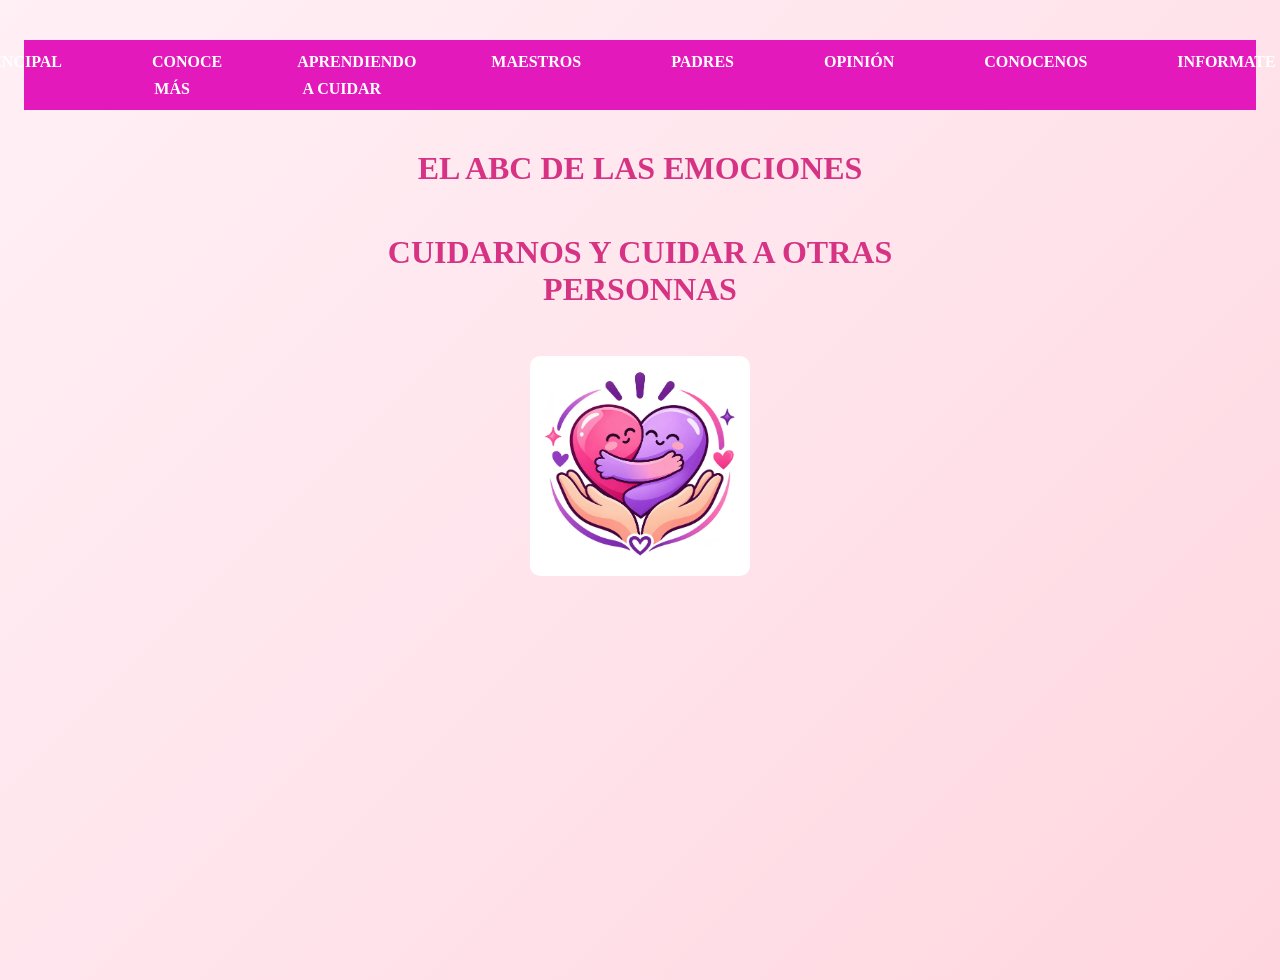
<file: index.html>
<!DOCTYPE html>
<html lang="en">
<head>
    <meta charset="UTF-8">
    <meta name="viewport" content="width=device-width, initial-scale=1.0">
    <title>abc de las emociones</title>
<link rel="stylesheet" href="css/estilos.css">
    <center>
        <div class="navbar">
            <ul>
              <li><a href="index.html">PRINCIPAL</a><li></li>
                <li><a href="descripcion.html">CONOCE MÁS </a><li></li>
                <li><a href="adolescentes.html">APRENDIENDO A CUIDAR </a><li></li>
                <li><a href="maestros.html">MAESTROS</a><li></li>
                <li><a href="padres.html">PADRES</a><li></li>
                <li><a href="form.html">OPINIÓN </a><li></li>
                <li><a href="creadores.html">CONOCENOS</a><li></li>
                <li><a href="informativa.html">INFORMATE</a><li></li>
            </ul>
        </div><br>
    </center>
</head>
<body>
    <center>
        <div class="contenedor">
        <header class="cabecera">
            <h1>EL ABC DE LAS EMOCIONES</h1><BR>
            <h1>CUIDARNOS Y CUIDAR A OTRAS PERSONNAS</h1>
        </header>
        <div class="galeria"><img src="img/logo.jpeg" class="estilo1"></div><br><br>
</center>
</body>
</html>
</file>
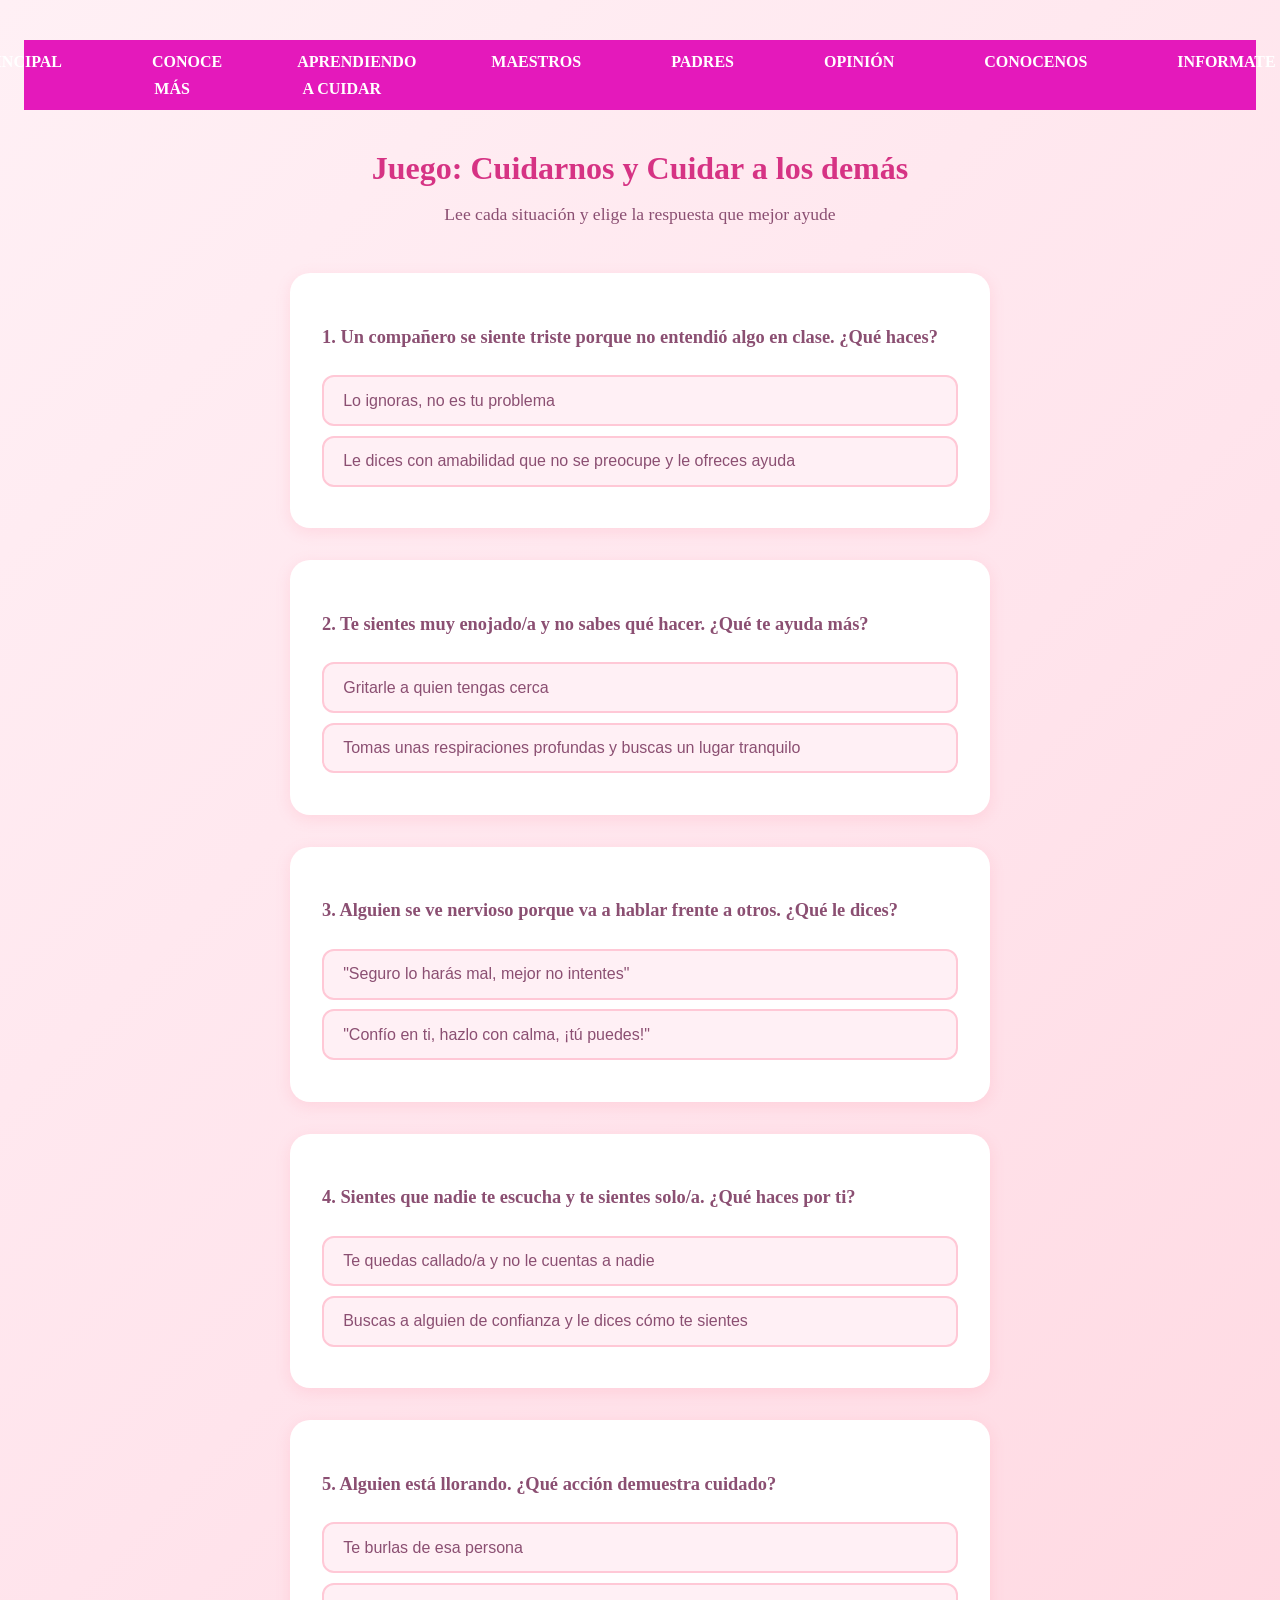
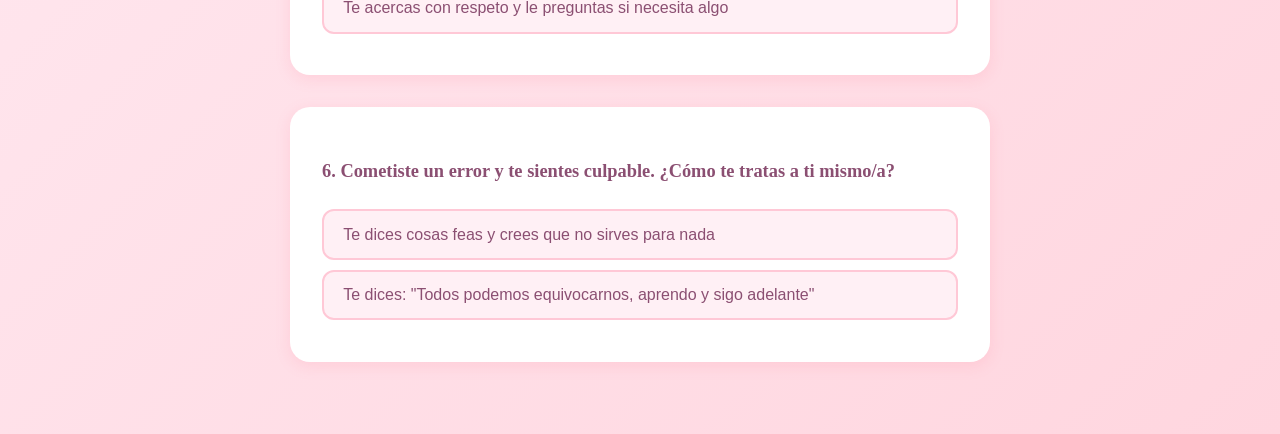
<file: adolescentes.html>
<!DOCTYPE html>
<html lang="es">
<head>
    <meta charset="UTF-8">
    <meta name="viewport" content="width=device-width, initial-scale=1.0">
    <title>abc de las emociones</title>
<link rel="stylesheet" href="css/estilos.css">
    <center>
        <div class="navbar">
            <ul>
              <li><a href="index.html">PRINCIPAL</a><li></li>
                <li><a href="descripcion.html">CONOCE MÁS </a><li></li>
                <li><a href="adolescentes.html">APRENDIENDO A CUIDAR </a><li></li>
                <li><a href="maestros.html">MAESTROS</a><li></li>
                <li><a href="padres.html">PADRES</a><li></li>
                <li><a href="form.html">OPINIÓN </a><li></li>
                <li><a href="creadores.html">CONOCENOS</a><li></li>
                <li><a href="informativa.html">INFORMATE</a><li></li>
            </ul>
        </div><br>
    </center>
</head>
<body>

    <div class="contenedor">
        <header>
            <h1> Juego: Cuidarnos y Cuidar a los demás</h1>
            <p>Lee cada situación y elige la respuesta que mejor ayude </p>
        </header>
        <div class="pregunta" id="p1">
            <h3>1. Un compañero se siente triste porque no entendió algo en clase. ¿Qué haces?</h3>
            <button class="opcion" data-respuesta="incorrecta"> Lo ignoras, no es tu problema</button>
            <button class="opcion" data-respuesta="correcta"> Le dices con amabilidad que no se preocupe y le ofreces ayuda</button>
            <div class="mensaje" id="msg1"></div>
        </div>
        <div class="pregunta" id="p2">
            <h3>2. Te sientes muy enojado/a y no sabes qué hacer. ¿Qué te ayuda más?</h3>
            <button class="opcion" data-respuesta="incorrecta">Gritarle a quien tengas cerca</button>
            <button class="opcion" data-respuesta="correcta"> Tomas unas respiraciones profundas y buscas un lugar tranquilo</button>
            <div class="mensaje" id="msg2"></div>
        </div>
        <div class="pregunta" id="p3">
            <h3>3. Alguien se ve nervioso porque va a hablar frente a otros. ¿Qué le dices?</h3>
            <button class="opcion" data-respuesta="incorrecta"> "Seguro lo harás mal, mejor no intentes"</button>
            <button class="opcion" data-respuesta="correcta">"Confío en ti, hazlo con calma, ¡tú puedes!"</button>
            <div class="mensaje" id="msg3"></div>
        </div>
        <div class="pregunta" id="p4">
            <h3>4. Sientes que nadie te escucha y te sientes solo/a. ¿Qué haces por ti?</h3>
            <button class="opcion" data-respuesta="incorrecta"> Te quedas callado/a y no le cuentas a nadie</button>
            <button class="opcion" data-respuesta="correcta"> Buscas a alguien de confianza y le dices cómo te sientes</button>
            <div class="mensaje" id="msg4"></div>
        </div>
        <div class="pregunta" id="p5">
            <h3>5. Alguien está llorando. ¿Qué acción demuestra cuidado?</h3>
            <button class="opcion" data-respuesta="incorrecta"> Te burlas de esa persona</button>
            <button class="opcion" data-respuesta="correcta"> Te acercas con respeto y le preguntas si necesita algo</button>
            <div class="mensaje" id="msg5"></div>
        </div>
        <div class="pregunta" id="p6">
            <h3>6. Cometiste un error y te sientes culpable. ¿Cómo te tratas a ti mismo/a?</h3>
            <button class="opcion" data-respuesta="incorrecta"> Te dices cosas feas y crees que no sirves para nada</button>
            <button class="opcion" data-respuesta="correcta"> Te dices: "Todos podemos equivocarnos, aprendo y sigo adelante"</button>
            <div class="mensaje" id="msg6"></div>
        </div>
    </div>

    <script>
        document.querySelectorAll('.pregunta').forEach(function(pregunta) {
            const opciones = pregunta.querySelectorAll('.opcion');
            const mensaje = pregunta.querySelector('.mensaje');

            opciones.forEach(function(boton) {
                boton.addEventListener('click', function() {
                    // Desactivar todos los botones de esta pregunta
                    opciones.forEach(b => {
                        b.classList.add('seleccionada');
                        b.style.pointerEvents = 'none';
                    });

                    // Marcar el seleccionado
                    const respuesta = this.getAttribute('data-respuesta');
                    this.classList.add(respuesta);

                    if (respuesta === 'correcta') {
                        mensaje.className = 'mensaje feliz';
                        mensaje.innerHTML = '<span class="emoji">😊</span> ¡Muy bien! Cuidas con respeto y cariño 💗';
                    } else {
                        mensaje.className = 'mensaje triste';
                        mensaje.innerHTML = '<span class="emoji">😔</span> No te preocupes, ¡también podemos aprender! Intenta con la otra opción 💗';
                    }
                });
            });
        });
    </script>

</body>
</html>
</file>
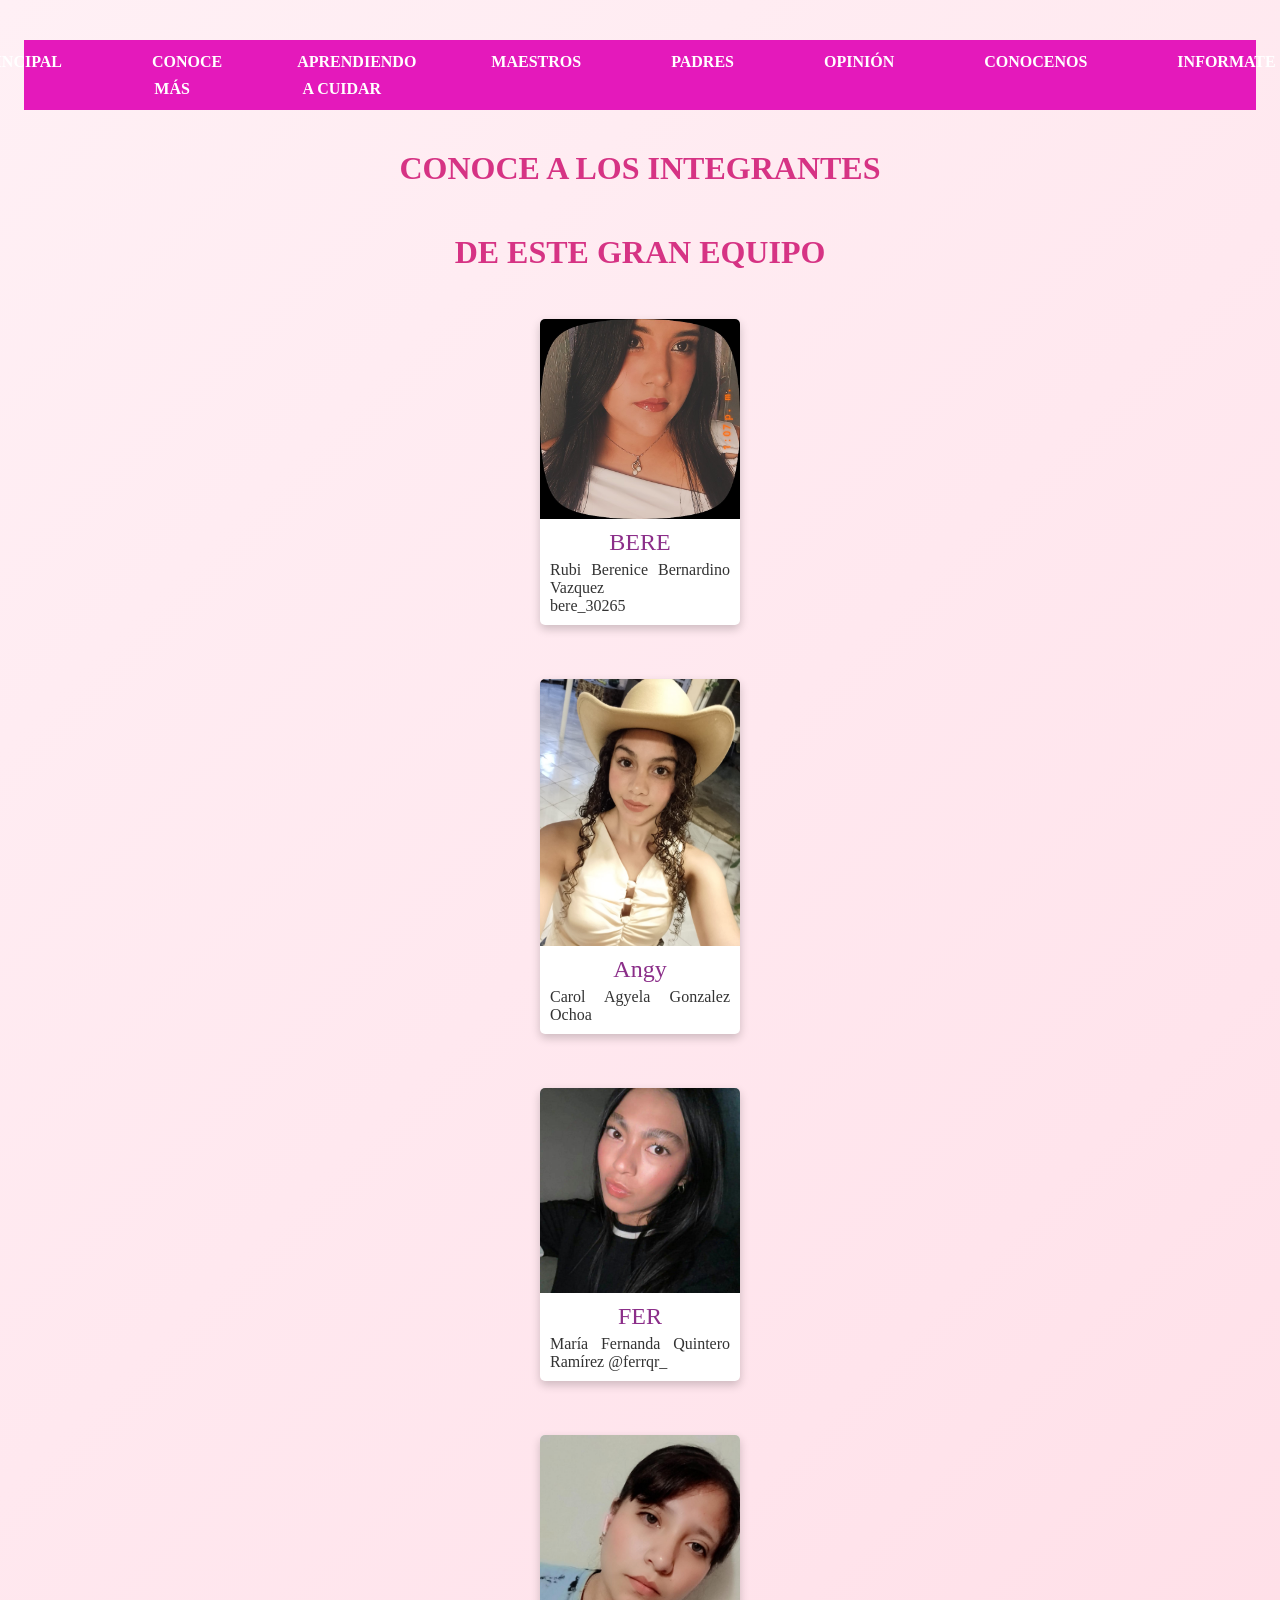
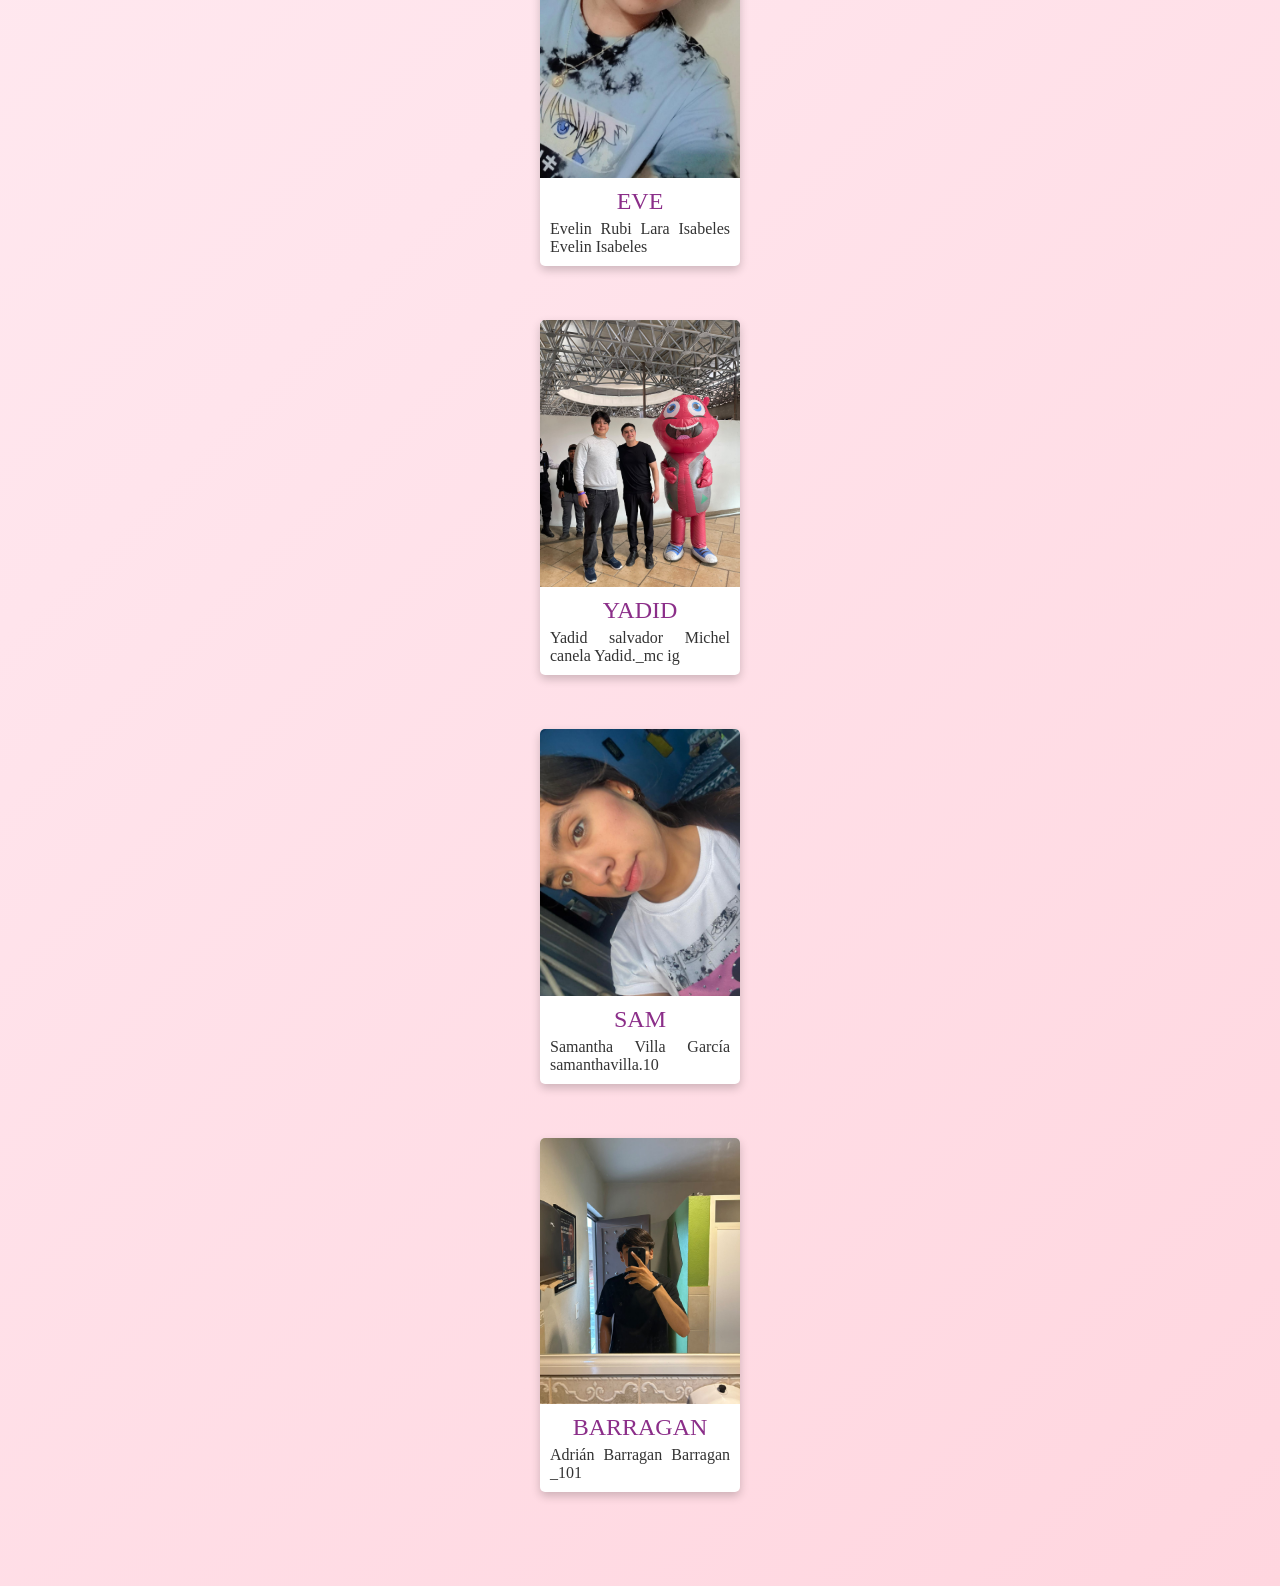
<file: creadores.html>
<!DOCTYPE html>
<html lang="en">
<head>
    <meta charset="UTF-8">
    <meta name="viewport" content="width=device-width, initial-scale=1.0">
    <title>abc de las emociones</title>
<link rel="stylesheet" href="css/estilos.css">
    <center>
        <div class="navbar">
            <ul>
              <li><a href="index.html">PRINCIPAL</a><li></li>
                <li><a href="descripcion.html">CONOCE MÁS </a><li></li>
                <li><a href="adolescentes.html">APRENDIENDO A CUIDAR </a><li></li>
                <li><a href="maestros.html">MAESTROS</a><li></li>
                <li><a href="padres.html">PADRES</a><li></li>
                <li><a href="form.html">OPINIÓN </a><li></li>
                <li><a href="creadores.html">CONOCENOS</a><li></li>
                <li><a href="informativa.html">INFORMATE</a><li></li>
            </ul>
        </div><br>
    </center>
</head>
<body>
    <div class="contenedor">
        <header class="cabecera">
            <h1>CONOCE A LOS INTEGRANTES </h1><BR>
            <h1>DE ESTE GRAN EQUIPO</h1>
        </header>
        <div class="card">
    <img src="img/bere.jpeg" width="100px" height="100px">
    <div class="card-content">
      <div class="card-title">BERE</div>
      <div class="card-description">
       Rubi Berenice Bernardino Vazquez<br>
       bere_30265
      </div>
    </div>
  </div>
  <br><br><br>
  <div class="card">
    <img src="img/carol.jpeg" width="100px" height="100px">
    <div class="card-content">
      <div class="card-title">Angy</div>
      <div class="card-description">
       Carol Agyela Gonzalez Ochoa
      </div>
    </div>
  </div>
  <br><br><br>
  <div class="card">
    <img src="img/fer.jpeg" width="100px" height="100px">
    <div class="card-content">
      <div class="card-title">FER</div>
      <div class="card-description">
        María Fernanda Quintero Ramírez
        @ferrqr_
      </div>
    </div>
  </div>
  <br><br><br>
  <div class="card">
    <img src="img/eve.jpeg" width="100px" height="100px">
    <div class="card-content">
      <div class="card-title">EVE</div>
      <div class="card-description">
        Evelin Rubi Lara Isabeles 
        Evelin Isabeles
      </div>
    </div>
  </div>
  <br><br><br>
  <div class="card">
    <img src="img/yadid.jpeg" width="100px" height="100px">
    <div class="card-content">
      <div class="card-title"> YADID</div>
      <div class="card-description">
        Yadid salvador Michel canela 
        Yadid._mc ig
      </div>
    </div>
  </div>
  <br><br><br>
  <div class="card">
    <img src="img/sam.jpeg" width="100px" height="100px">
    <div class="card-content">
      <div class="card-title">SAM</div>
      <div class="card-description">
        Samantha Villa García 
        samanthavilla.10
      </div>
    </div>
  </div>
  <br><br><br>
  <div class="card">
    <img src="img/barra.jpeg" width="100px" height="100px">
    <div class="card-content">
      <div class="card-title">BARRAGAN</div>
      <div class="card-description">
        Adrián Barragan 
       Barragan _101
      </div>
    </div>
  </div>
  <br><br><br>
</body>
</html>
</file>
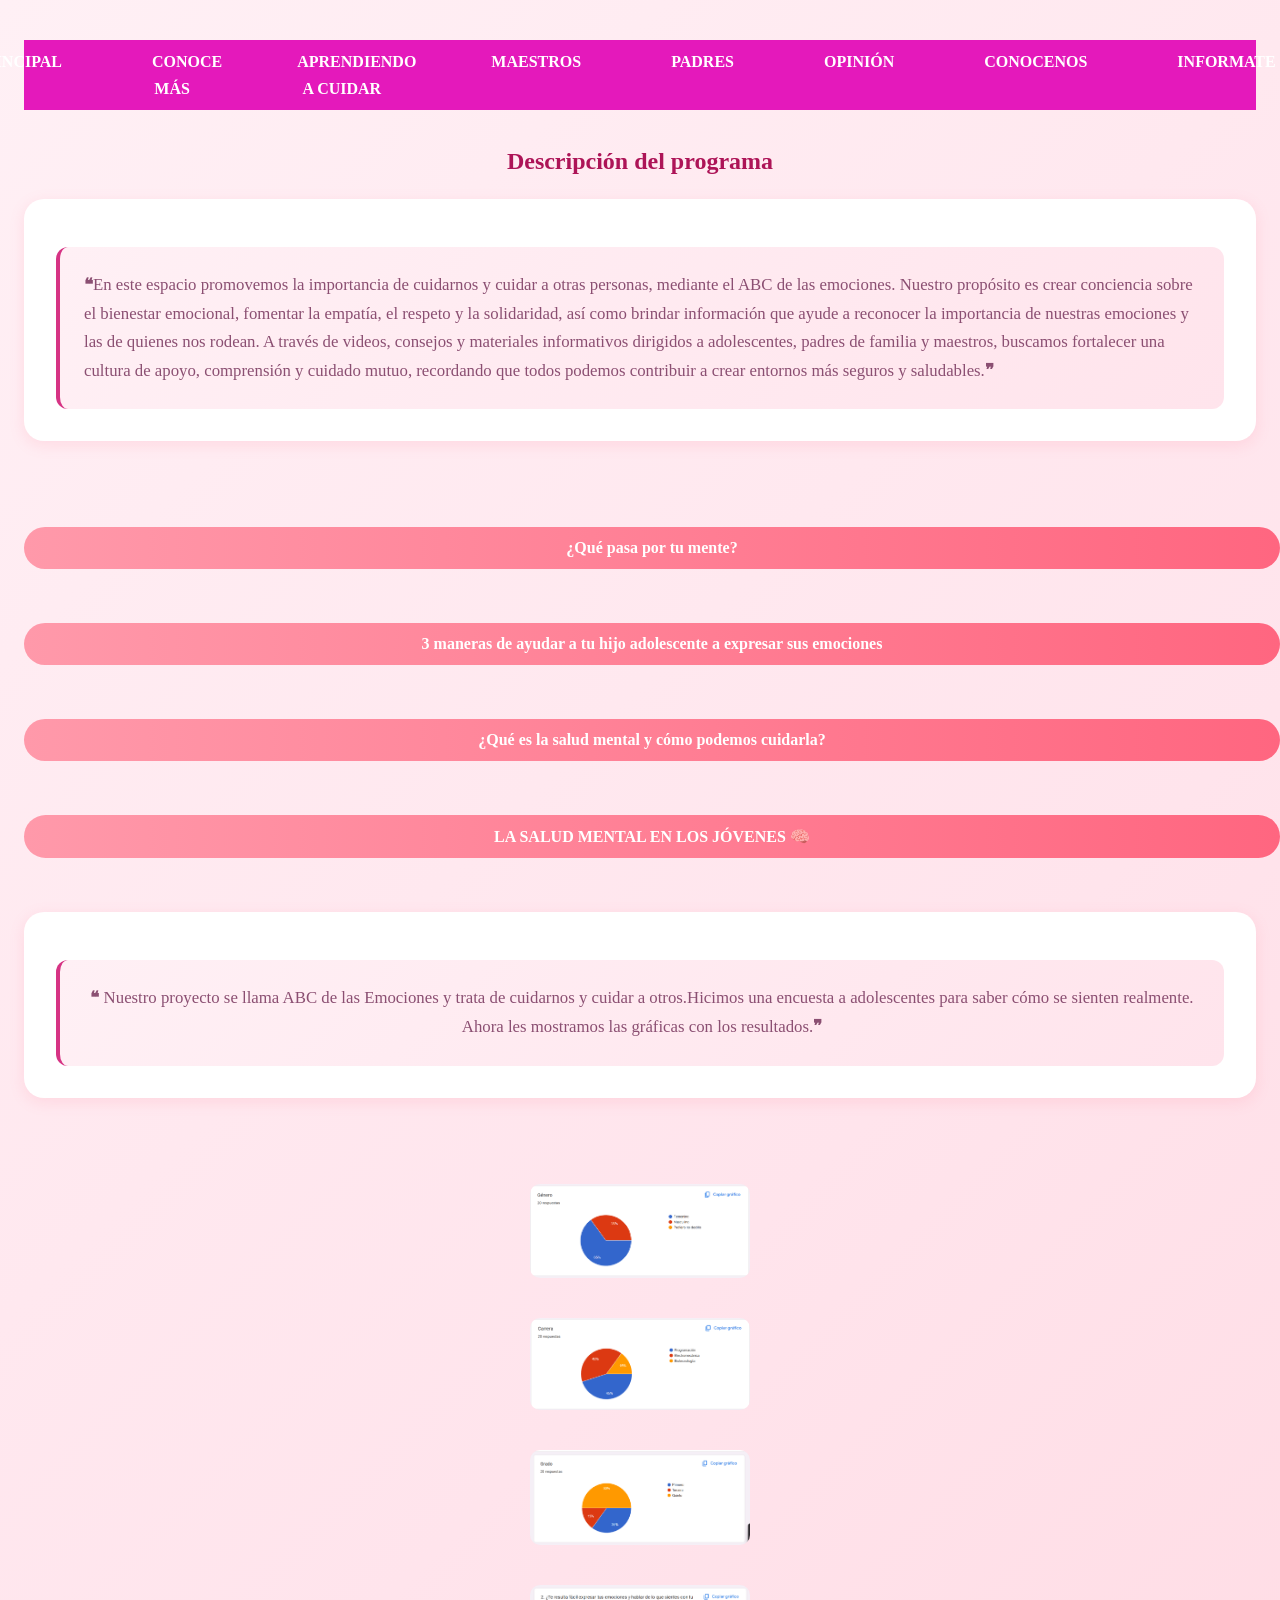
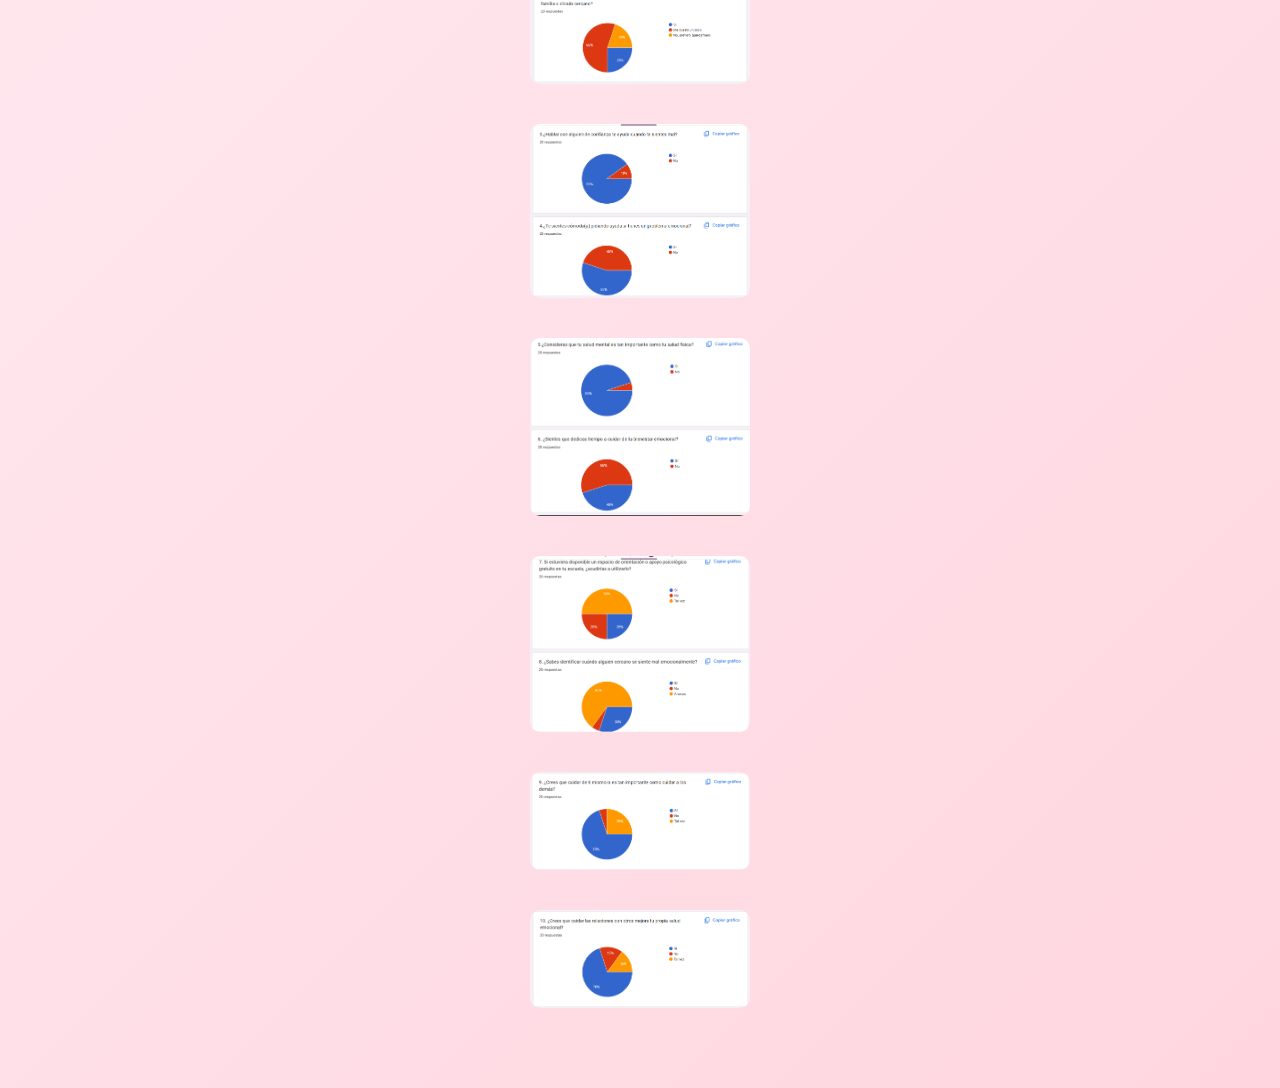
<file: descripcion.html>
<!DOCTYPE html>
<html lang="en">
<head>
    <meta charset="UTF-8">
    <meta name="viewport" content="width=device-width, initial-scale=1.0">
    <title>abc de las emociones</title>
<link rel="stylesheet" href="css/estilos.css">
    <center>
        <div class="navbar">
            <ul>
              <li><a href="index.html">PRINCIPAL</a><li></li>
                <li><a href="descripcion.html">CONOCE MÁS </a><li></li>
                <li><a href="adolescentes.html">APRENDIENDO A CUIDAR </a><li></li>
                <li><a href="maestros.html">MAESTROS</a><li></li>
                <li><a href="padres.html">PADRES</a><li></li>
                <li><a href="form.html">OPINIÓN </a><li></li>
                <li><a href="creadores.html">CONOCENOS</a><li></li>
                <li><a href="informativa.html">INFORMATE</a><li></li>
            </ul>
        </div><br>
    </center>
</head>
<body>
    <center> <h2>Descripción del programa</h2></center>
    <section>
            <div class="mensaje-clave">
                <p><strong>❝</strong>En este espacio promovemos la importancia de cuidarnos y cuidar a otras personas, mediante el ABC de las emociones. Nuestro propósito es crear conciencia sobre el bienestar emocional, fomentar la empatía, el respeto y la solidaridad, así como brindar información que ayude a reconocer la importancia de nuestras emociones y las de quienes nos rodean.
A través de videos, consejos y materiales informativos dirigidos a adolescentes, padres de familia y maestros, buscamos fortalecer una cultura de apoyo, comprensión y cuidado mutuo, recordando que todos podemos contribuir a crear entornos más seguros y saludables.<strong>❞</strong></p>
            </div>
        </section><br><br><br>
        <a href="https://youtu.be/e6q8YEE4NRE?si=HCR1SLyoPslLeUtx" target="_blank" class="boton-tarjeta">¿Qué pasa por tu mente?</a><br><br><br>
        <a href="https://youtu.be/pxPjIj1OA7s?si=zA3kIbtbFiGcx8RZ" target="_blank" class="boton-tarjeta">3 maneras de ayudar a tu hijo adolescente a expresar sus emociones</a><br><br><br>
        <a href="https://youtu.be/owr6b1WxWHM?si=PYw1riq282doMiZu" target="_blank" class="boton-tarjeta">¿Qué es la salud mental y cómo podemos cuidarla?</a><br><br><br>
        <a href="https://youtu.be/RgYEPZ4qdGM?si=iMIcLrfi5C-avn6i" target="_blank" class="boton-tarjeta">LA SALUD MENTAL EN LOS JÓVENES 🧠</a><br><br><br>
        <center> 
        <section>
            <div class="mensaje-clave">
                <p><strong>❝</strong> Nuestro proyecto se llama ABC de las Emociones y trata de cuidarnos y cuidar a otros.Hicimos una encuesta a adolescentes para saber cómo se sienten realmente. Ahora les mostramos las gráficas con los resultados.<strong>❞</strong></p>
            </div>
        </section><br><br><br>
        <div class="galeria"><img src="img/img1.png" class="estilo1"></div><br><br>
        <div class="galeria"><img src="img/img2.png" class="estilo1"></div><br><br>
        <div class="galeria"><img src="img/img3.png" class="estilo1"></div><br><br>
        <div class="galeria"><img src="img/img4.png" class="estilo1"></div><br><br>
        <div class="galeria"><img src="img/img5.png" class="estilo1"></div><br><br>
        <div class="galeria"><img src="img/img6.png" class="estilo1"></div><br><br>
        <div class="galeria"><img src="img/img7.png" class="estilo1"></div><br><br>
        <div class="galeria"><img src="img/img8.png" class="estilo1"></div><br><br>
        <div class="galeria"><img src="img/img9.png" class="estilo1"></div><br><br>
        </center>
    </body>
</html>
</file>
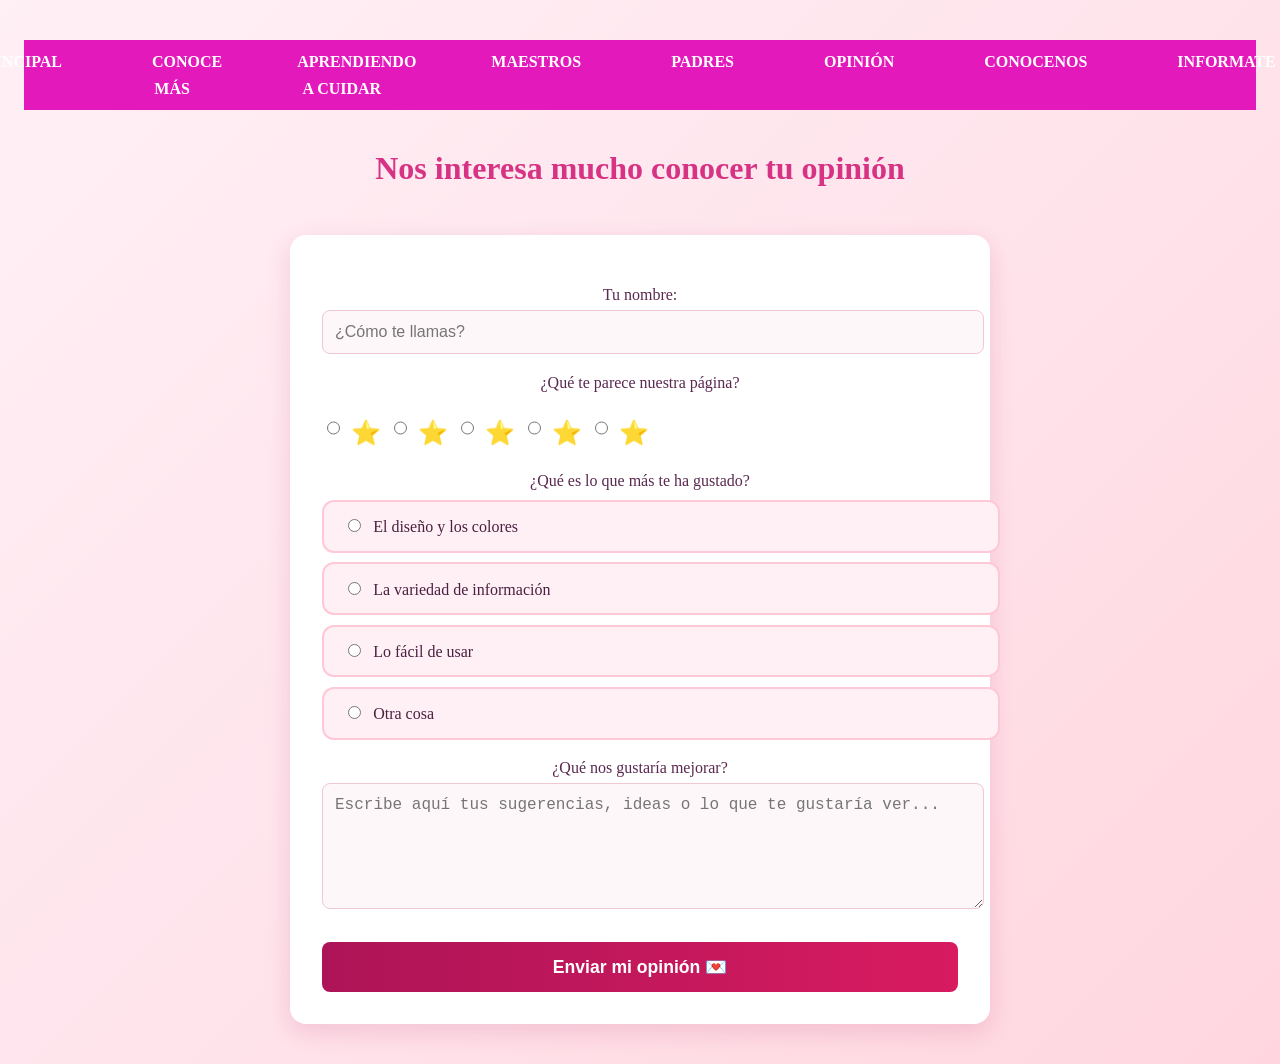
<file: form.html>
<!DOCTYPE html>
<html lang="en">
<head>
    <meta charset="UTF-8">
    <meta name="viewport" content="width=device-width, initial-scale=1.0">
    <title>abc de las emociones</title>
<link rel="stylesheet" href="css/estilos.css">
    <center>
        <div class="navbar">
            <ul>
              <li><a href="index.html">PRINCIPAL</a><li></li>
                <li><a href="descripcion.html">CONOCE MÁS </a><li></li>
                <li><a href="adolescentes.html">APRENDIENDO A CUIDAR </a><li></li>
                <li><a href="maestros.html">MAESTROS</a><li></li>
                <li><a href="padres.html">PADRES</a><li></li>
                <li><a href="form.html">OPINIÓN </a><li></li>
                <li><a href="creadores.html">CONOCENOS</a><li></li>
                <li><a href="informativa.html">INFORMATE</a><li></li>
            </ul>
        </div><br>
    </center>
</head>
<body>
    <center>
    <div class="contenedor">
        <header class="cabecera">
            <h1>Nos interesa mucho conocer tu opinión</h1>
        </header>
        <form method="POST" action="#">
            <label for="nombre">Tu nombre:</label>
            <input type="text" id="nombre" name="nombre" placeholder="¿Cómo te llamas?" required>
            <label>¿Qué te parece nuestra página?</label>
            <div class="estrellas">
                <input type="radio" id="estrella1" name="calificacion" value="1">
                <label for="estrella1">⭐</label>
                <input type="radio" id="estrella2" name="calificacion" value="2">
                <label for="estrella2">⭐</label>
                <input type="radio" id="estrella3" name="calificacion" value="3">
                <label for="estrella3">⭐</label>
                <input type="radio" id="estrella4" name="calificacion" value="4">
                <label for="estrella4">⭐</label>
                <input type="radio" id="estrella5" name="calificacion" value="5">
                <label for="estrella5">⭐</label>
            </div>
            <label>¿Qué es lo que más te ha gustado?</label>
            <div class="opcion">
                <input type="radio" id="diseno" name="gusta" value="diseno">
                <label for="diseno">El diseño y los colores</label>
            </div>
            <div class="opcion">
                <input type="radio" id="productos" name="gusta" value="productos">
                <label for="productos">La variedad de información </label>
            </div>
            <div class="opcion">
                <input type="radio" id="facilidad" name="gusta" value="facilidad">
                <label for="facilidad">Lo fácil de usar</label>
            </div>
            <div class="opcion">
                <input type="radio" id="otro" name="gusta" value="otro">
                <label for="otro">Otra cosa</label>
            </div>
            <label>¿Qué nos gustaría mejorar?</label>
            <textarea id="mejoras" name="mejoras" placeholder="Escribe aquí tus sugerencias, ideas o lo que te gustaría ver..."></textarea>
             
            <button type="submit" class="boton-enviar">Enviar mi opinión 💌</button>
        </form>
    </div>

    <script>
        const form = document.querySelector('form');
        form.addEventListener('submit', function(e) {
            e.preventDefault();
            const nombre = document.getElementById('nombre').value;
            alert(`¡Gracias por participar, ${nombre}! 💖\nTus gustos y opinión nos ayudarán a mejorar mucho.`);
            form.reset();
        });
    </script>
</center>
</body>
</html>
</file>
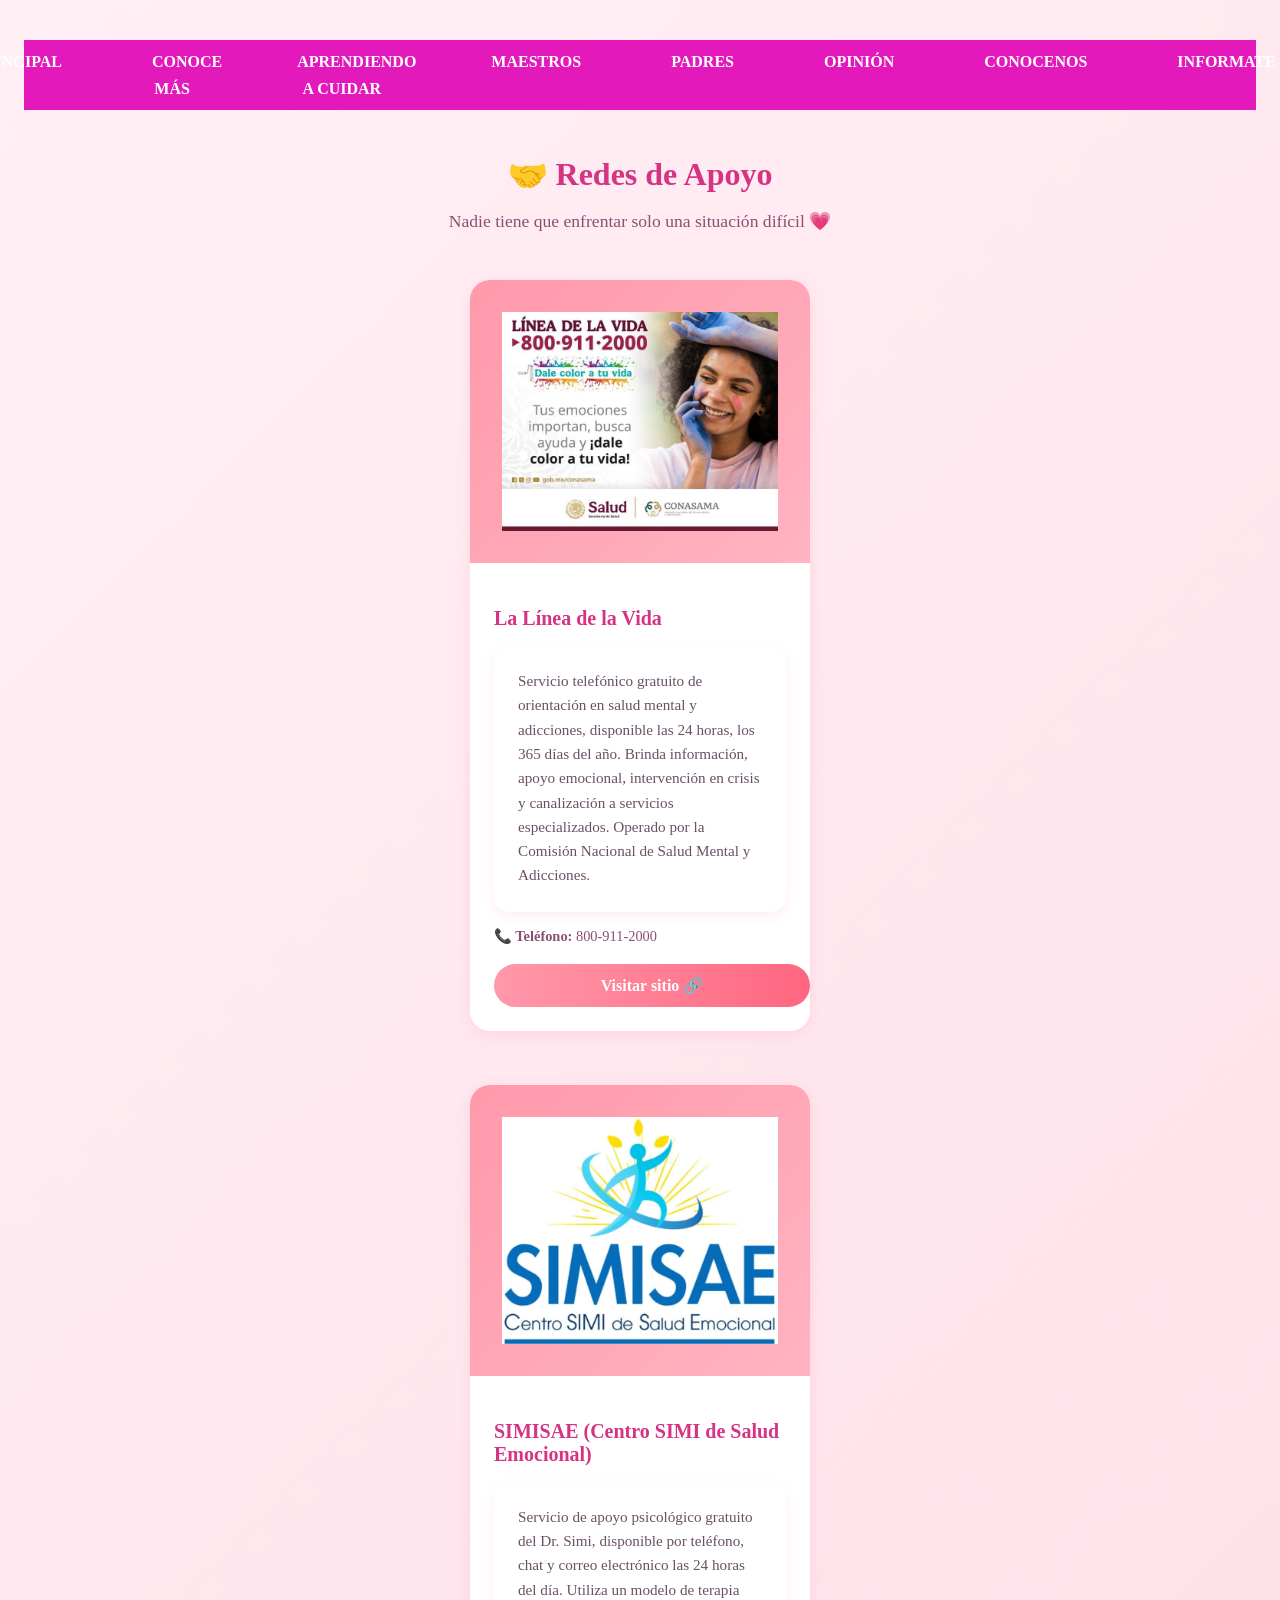
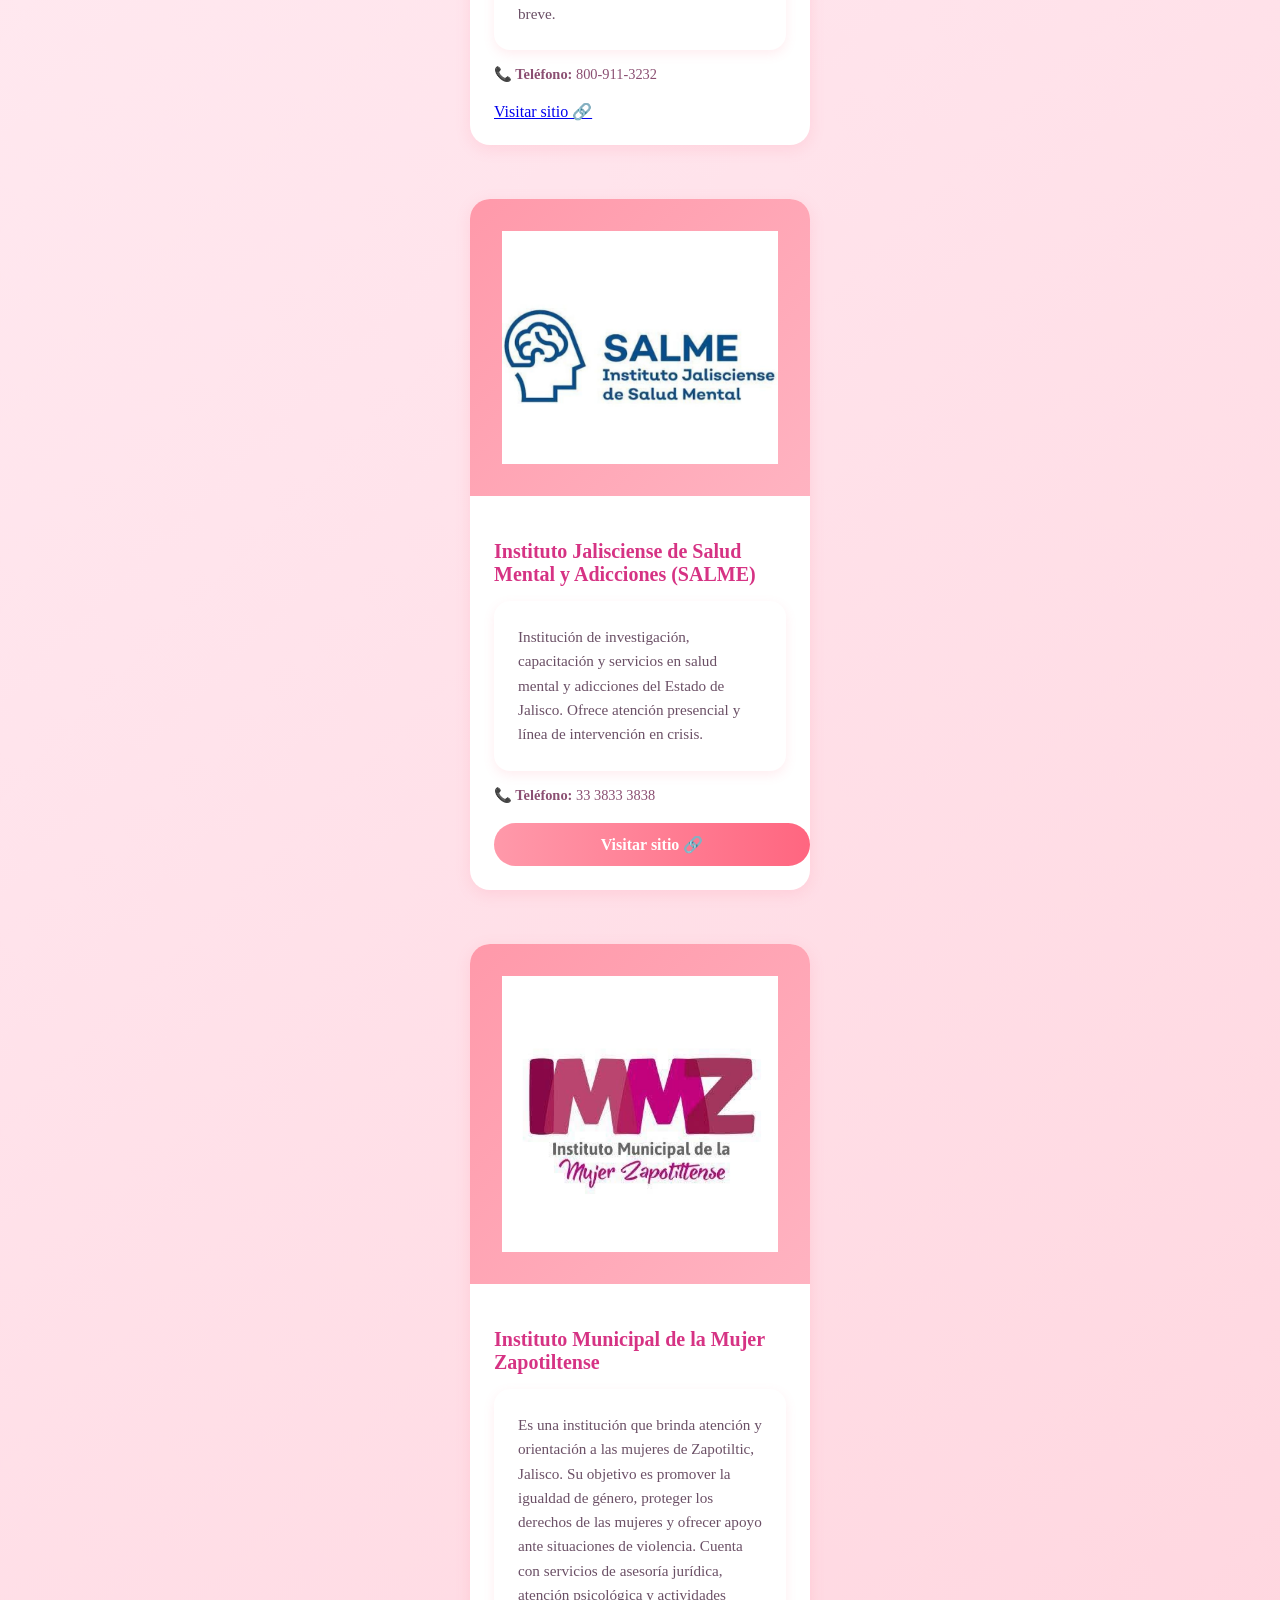
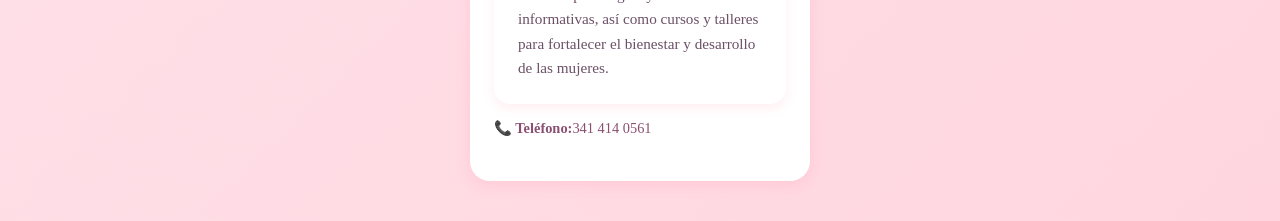
<file: informativa.html>
<!DOCTYPE html>
<html lang="en">
<head>
    <meta charset="UTF-8">
    <meta name="viewport" content="width=device-width, initial-scale=1.0">
    <title>abc de las emociones</title>
<link rel="stylesheet" href="css/estilos.css">
    <center>
        <div class="navbar">
            <ul>
              <li><a href="index.html">PRINCIPAL</a><li></li>
                <li><a href="descripcion.html">CONOCE MÁS </a><li></li>
                <li><a href="adolescentes.html">APRENDIENDO A CUIDAR </a><li></li>
                <li><a href="maestros.html">MAESTROS</a><li></li>
                <li><a href="padres.html">PADRES</a><li></li>
                <li><a href="form.html">OPINIÓN </a><li></li>
                <li><a href="creadores.html">CONOCENOS</a><li></li>
                <li><a href="informativa.html">INFORMATE</a><li></li>
            </ul>
        </div><br>
    </center>
</head>
<body>
    <center> 
        <h2 class="titulo-seccion">🤝 Redes de Apoyo</h2>
        <p class="subtitulo-seccion">Nadie tiene que enfrentar solo una situación difícil 💗</p>
        <div class="grid-tarjetas">
            <div class="tarjeta-apoyo">
                <div class="tarjeta-encabezado rosa-claro">
                <img src="img/livida.jpeg" style="width: 100%; height: 100%; object-fit: cover;"></div>
                <div class="tarjeta-cuerpo">
                    <h3 class="tarjeta-titulo">La Línea de la Vida</h3>
                    <p class="tarjeta-texto">Servicio telefónico gratuito de orientación en salud mental y adicciones, disponible las 24 horas, los 365 días del año. Brinda información, apoyo emocional, intervención en crisis y canalización a servicios especializados. Operado por la Comisión Nacional de Salud Mental y Adicciones.</p>
                    <p class="tarjeta-dato"><strong>📞 Teléfono:</strong> 800-911-2000</p>
                    <a href="https://www.gob.mx/lineadelavida (https://www.gob.mx/lineadelavida)" target="_blank" class="boton-tarjeta">Visitar sitio 🔗</a>
                </div>
            </div>
        </div><br><br><br>
        <div class="grid-tarjetas">
            <div class="tarjeta-apoyo">
                <div class="tarjeta-encabezado rosa-claro">
                <img src="img/simisae.jpeg" style="width: 100%; height: 100%; object-fit: cover;"></div>
                <div class="tarjeta-cuerpo">
                    <h3 class="tarjeta-titulo">SIMISAE (Centro SIMI de Salud Emocional) </h3>
                    <p class="tarjeta-texto">Servicio de apoyo psicológico gratuito del Dr. Simi, disponible por teléfono, chat y correo electrónico las 24 horas del día. Utiliza un modelo de terapia breve.</p>
                    <p class="tarjeta-dato"><strong>📞 Teléfono:</strong>  800-911-3232</p>
                    <a href="simisae.com.mx/?gad_source=1&gad_campaignid=23261023908&gclid=Cj0KCQiA_P_XBhDvARIsALHjSUWvXV5y6MV6uT7bDmjaOFEKXZxdDWmuRcYj1HYkjR6_mm646B09OTAaAlnaEALw_wcB https://share.google/tZGuDPRS99mCcOiba">Visitar sitio 🔗</a>
                </div>
            </div>
        </div><br><br><br>
        <div class="grid-tarjetas">
            <div class="tarjeta-apoyo">
                <div class="tarjeta-encabezado rosa-claro">
                <img src="img/salme.jpeg"  style="width: 100%; height: 100%; object-fit: cover;"></div>
                <div class="tarjeta-cuerpo">
                    <h3 class="tarjeta-titulo">Instituto Jalisciense de Salud Mental y Adicciones (SALME) </h3>
                    <p class="tarjeta-texto">Institución de investigación, capacitación y servicios en salud mental y adicciones del Estado de Jalisco. Ofrece atención presencial y línea de intervención en crisis.</p>
                    <p class="tarjeta-dato"><strong>📞 Teléfono:</strong> 33 3833 3838</p>
                    <a href="https://salme.jalisco.gob.mx/inicio](https://salme.jalisco.gob.mx/inicio)" target="_blank" class="boton-tarjeta">Visitar sitio 🔗</a>
                </div>
            </div>
        </div>
        </div><br><br><br>
        <div class="grid-tarjetas">
            <div class="tarjeta-apoyo">
                <div class="tarjeta-encabezado rosa-claro">
                <img src="img/immz.jpeg"  style="width: 100%; height: 100%; object-fit: cover;"></div>
                <div class="tarjeta-cuerpo">
                    <h3 class="tarjeta-titulo">Instituto Municipal de la Mujer Zapotiltense</h3>
                    <p class="tarjeta-texto">Es una institución que brinda atención y orientación a las mujeres de Zapotiltic, Jalisco. Su objetivo es promover la igualdad de género, proteger los derechos de las mujeres y ofrecer apoyo ante situaciones de violencia. 

Cuenta con servicios de asesoría jurídica, atención psicológica y actividades informativas, así como cursos y talleres para fortalecer el bienestar y desarrollo de las mujeres. </p>
                    <p class="tarjeta-dato"><strong>📞 Teléfono:</strong>341 414 0561</p>
                
                </div>
            </div>
        </div>
</section>
</center>
</body>
</html>
</file>
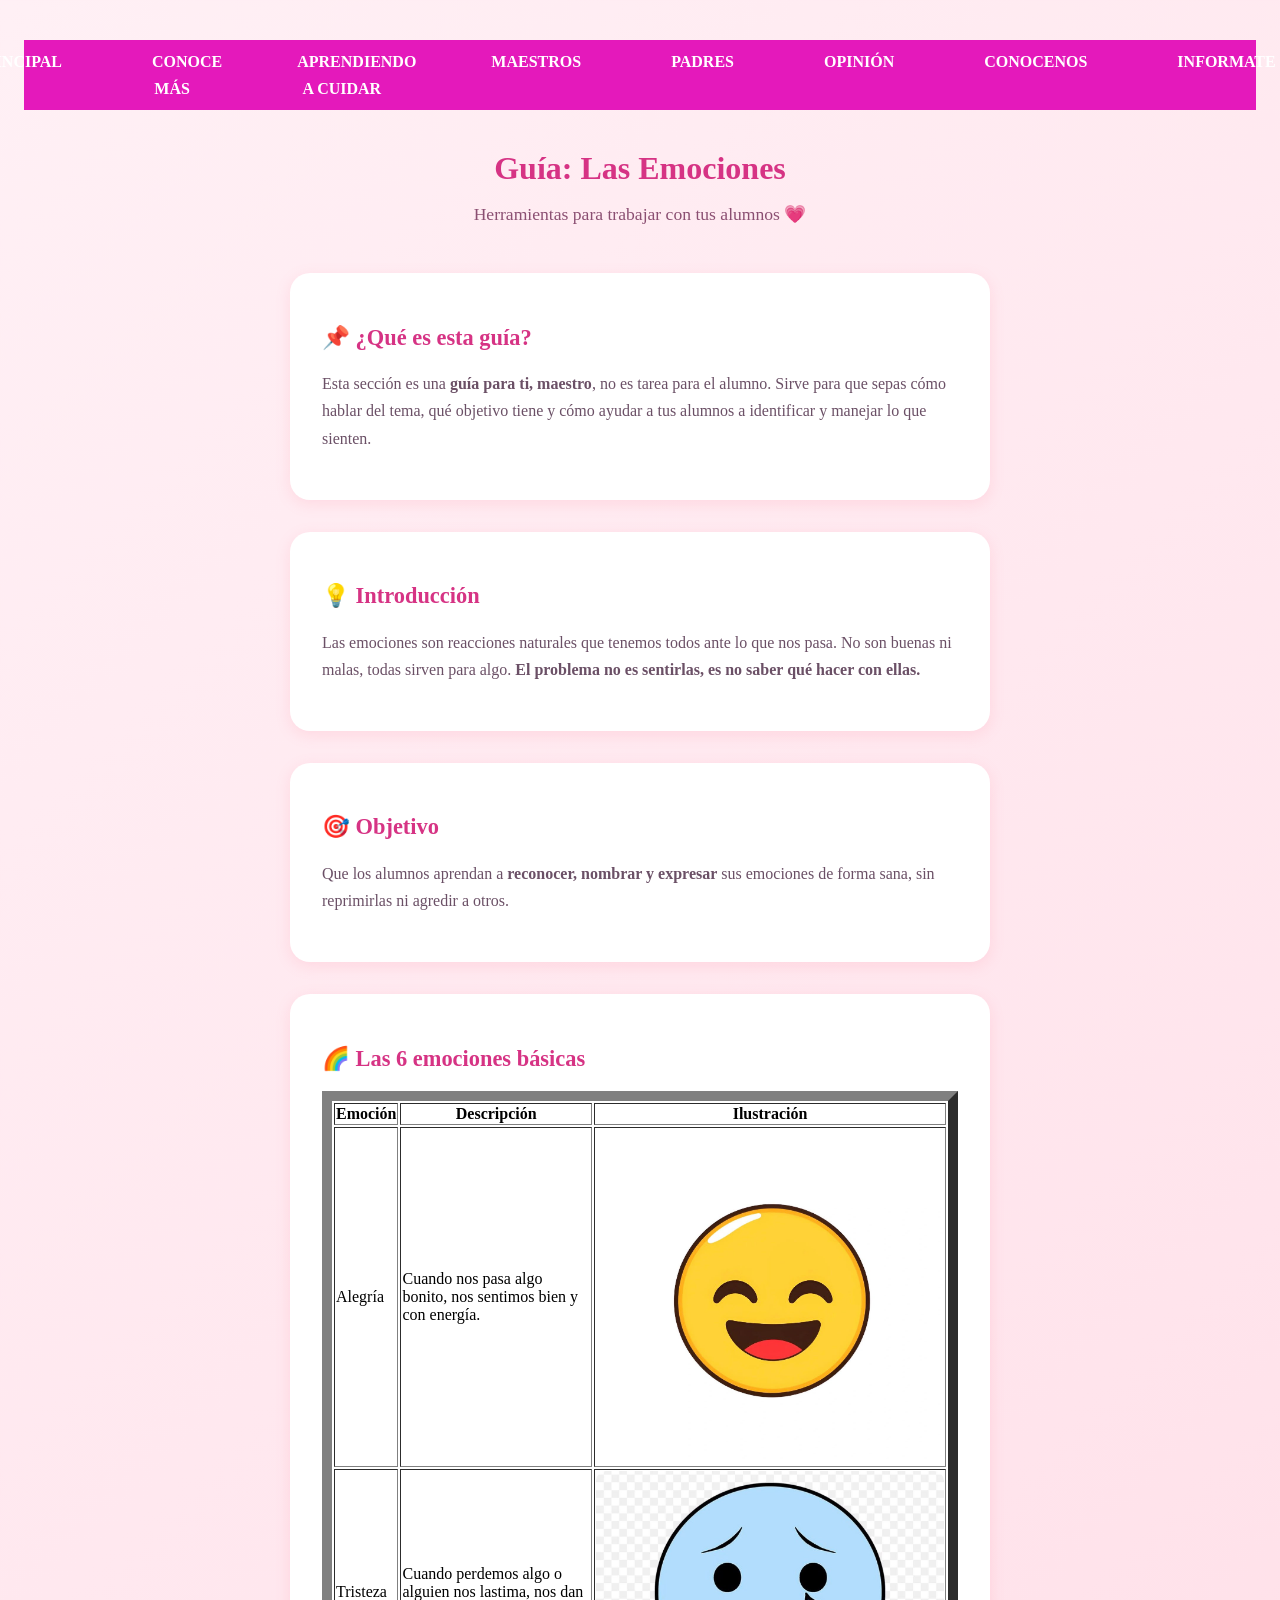
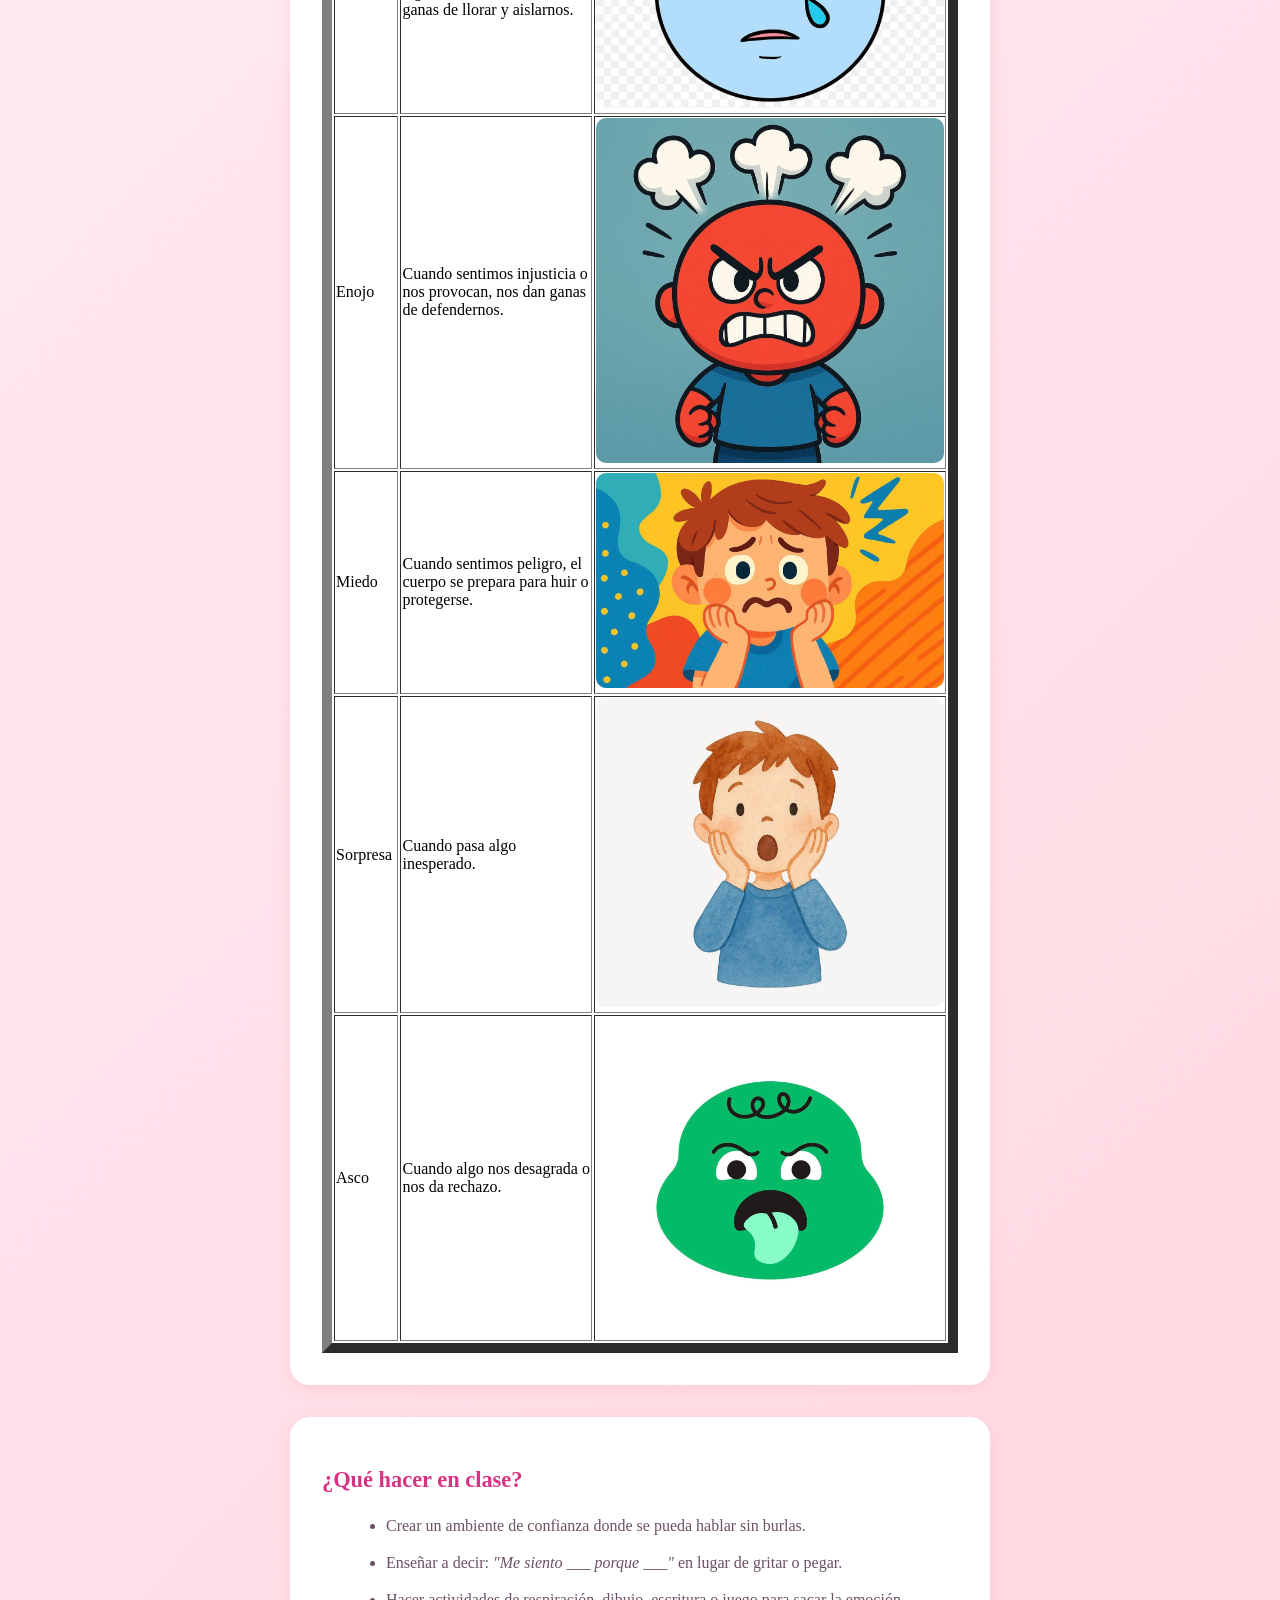
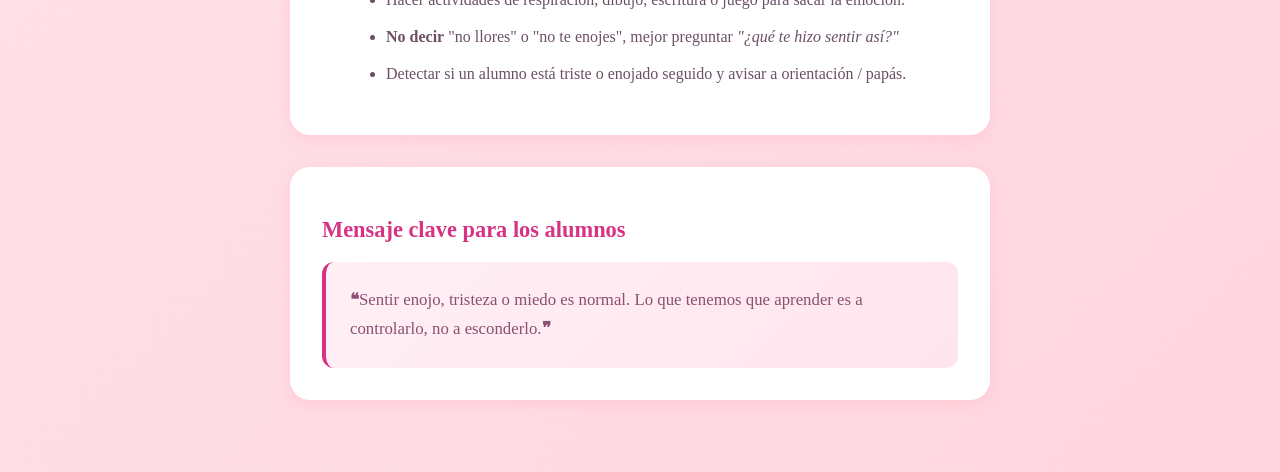
<file: maestros.html>
<!DOCTYPE html>
<html lang="en">
<head>
    <meta charset="UTF-8">
    <meta name="viewport" content="width=device-width, initial-scale=1.0">
    <title>abc de las emociones</title>
<link rel="stylesheet" href="css/estilos.css">
    <center>
        <div class="navbar">
            <ul>
              <li><a href="index.html">PRINCIPAL</a><li></li>
                <li><a href="descripcion.html">CONOCE MÁS </a><li></li>
                <li><a href="adolescentes.html">APRENDIENDO A CUIDAR </a><li></li>
                <li><a href="maestros.html">MAESTROS</a><li></li>
                <li><a href="padres.html">PADRES</a><li></li>
                <li><a href="form.html">OPINIÓN </a><li></li>
                <li><a href="creadores.html">CONOCENOS</a><li></li>
                <li><a href="informativa.html">INFORMATE</a><li></li>
            </ul>
        </div><br>
    </center>
</head>
<body>

    <div class="contenedor">
        <header>
            <h1>Guía: Las Emociones</h1>
            <p>Herramientas para trabajar con tus alumnos 💗</p>
        </header>

    
        <section>
            <h2>📌 ¿Qué es esta guía?</h2>
            <p>Esta sección es una <strong>guía para ti, maestro</strong>, no es tarea para el alumno. Sirve para que sepas cómo hablar del tema, qué objetivo tiene y cómo ayudar a tus alumnos a identificar y manejar lo que sienten.</p>
        </section>
 
        <section>
            <h2>💡 Introducción</h2>
            <p>Las emociones son reacciones naturales que tenemos todos ante lo que nos pasa. No son buenas ni malas, todas sirven para algo. <strong>El problema no es sentirlas, es no saber qué hacer con ellas.</strong></p>
        </section>
        <section>
            <h2>🎯 Objetivo</h2>
            <p>Que los alumnos aprendan a <strong>reconocer, nombrar y expresar</strong> sus emociones de forma sana, sin reprimirlas ni agredir a otros.</p>
        </section>
<section>
    <h2>🌈 Las 6 emociones básicas</h2>
    
    <div>
        <table border="10px"  >
            <thead>
                <tr>
                    <th>Emoción</th>
                    <th>Descripción</th>
                    <th>Ilustración</th>
                </tr>
            </thead>
            <tbody>
                 
                <tr>
                    <td >Alegría</td>
                    <td >Cuando nos pasa algo bonito, nos sentimos bien y con energía.</td>
                    <td >
                        <div>
                            <img src="img/aleg.jpeg" alt="Alegría" style="width: 100%; height: 100%; object-fit: cover; border-radius: 10px;">
                        </div>
                    </td>
                </tr>
                <tr>
                    <td > Tristeza</td>
                    <td >Cuando perdemos algo o alguien nos lastima, nos dan ganas de llorar y aislarnos.</td>
                    <td >
                        <div>
                            <img src="img/triz.jpeg" alt="Tristeza" style="width: 100%; height: 100%; object-fit: cover; border-radius: 10px;">
                        </div>
                    </td>
                </tr>
                <tr>
                    <td> Enojo</td>
                    <td >Cuando sentimos injusticia o nos provocan, nos dan ganas de defendernos.</td>
                    <td>
                        <div>
                            <img src="img/enojo.jpeg" alt="Enojo" style="width: 100%; height: 100%; object-fit: cover; border-radius: 10px;">
                        </div>
                    </td>
                </tr>
                <tr>
                    <td > Miedo</td>
                    <td >Cuando sentimos peligro, el cuerpo se prepara para huir o protegerse.</td>
                    <td >
                        <div>
                            <img src="img/miedo.jpeg" alt="Miedo" style="width: 100%; height: 100%; object-fit: cover; border-radius: 10px;">
                        </div>
                    </td>
                </tr>
                <tr >
                    <td>Sorpresa</td>
                    <td>Cuando pasa algo inesperado.</td>
                    <td>
                        <div>
                            <img src="img/sorpresa.jpeg" alt="Sorpresa" style="width: 100%; height: 100%; object-fit: cover; border-radius: 10px;">
                        </div>
                    </td>
                </tr>
                <tr>
                    <td >Asco</td>
                    <td>Cuando algo nos desagrada o nos da rechazo.</td>
                    <td style="padding: 1rem; text-align: center;">
                        <div>
                            <img src="img/asco.jpeg" alt="Asco" style="width: 100%; height: 100%; object-fit: cover; border-radius: 10px;">
                        </div>
                    </td>
                </tr>
            </tbody>
        </table>
    </div>
</section>
        <section>
            <h2> ¿Qué hacer en clase?</h2>
            <ul>
                <li>Crear un ambiente de confianza donde se pueda hablar sin burlas.</li>
                <li>Enseñar a decir: <em>"Me siento ___ porque ___"</em> en lugar de gritar o pegar.</li>
                <li>Hacer actividades de respiración, dibujo, escritura o juego para sacar la emoción.</li>
                <li><strong>No decir</strong> "no llores" o "no te enojes", mejor preguntar <em>"¿qué te hizo sentir así?"</em></li>
                <li>Detectar si un alumno está triste o enojado seguido y avisar a orientación / papás.</li>
            </ul>
        </section>

        <section>
            <h2>Mensaje clave para los alumnos</h2>
            <div class="mensaje-clave">
                <p><strong>❝</strong>Sentir enojo, tristeza o miedo es normal. Lo que tenemos que aprender es a controlarlo, no a esconderlo.<strong>❞</strong></p>
            </div>
        </section>
    </div>
</body>
</html>
</file>
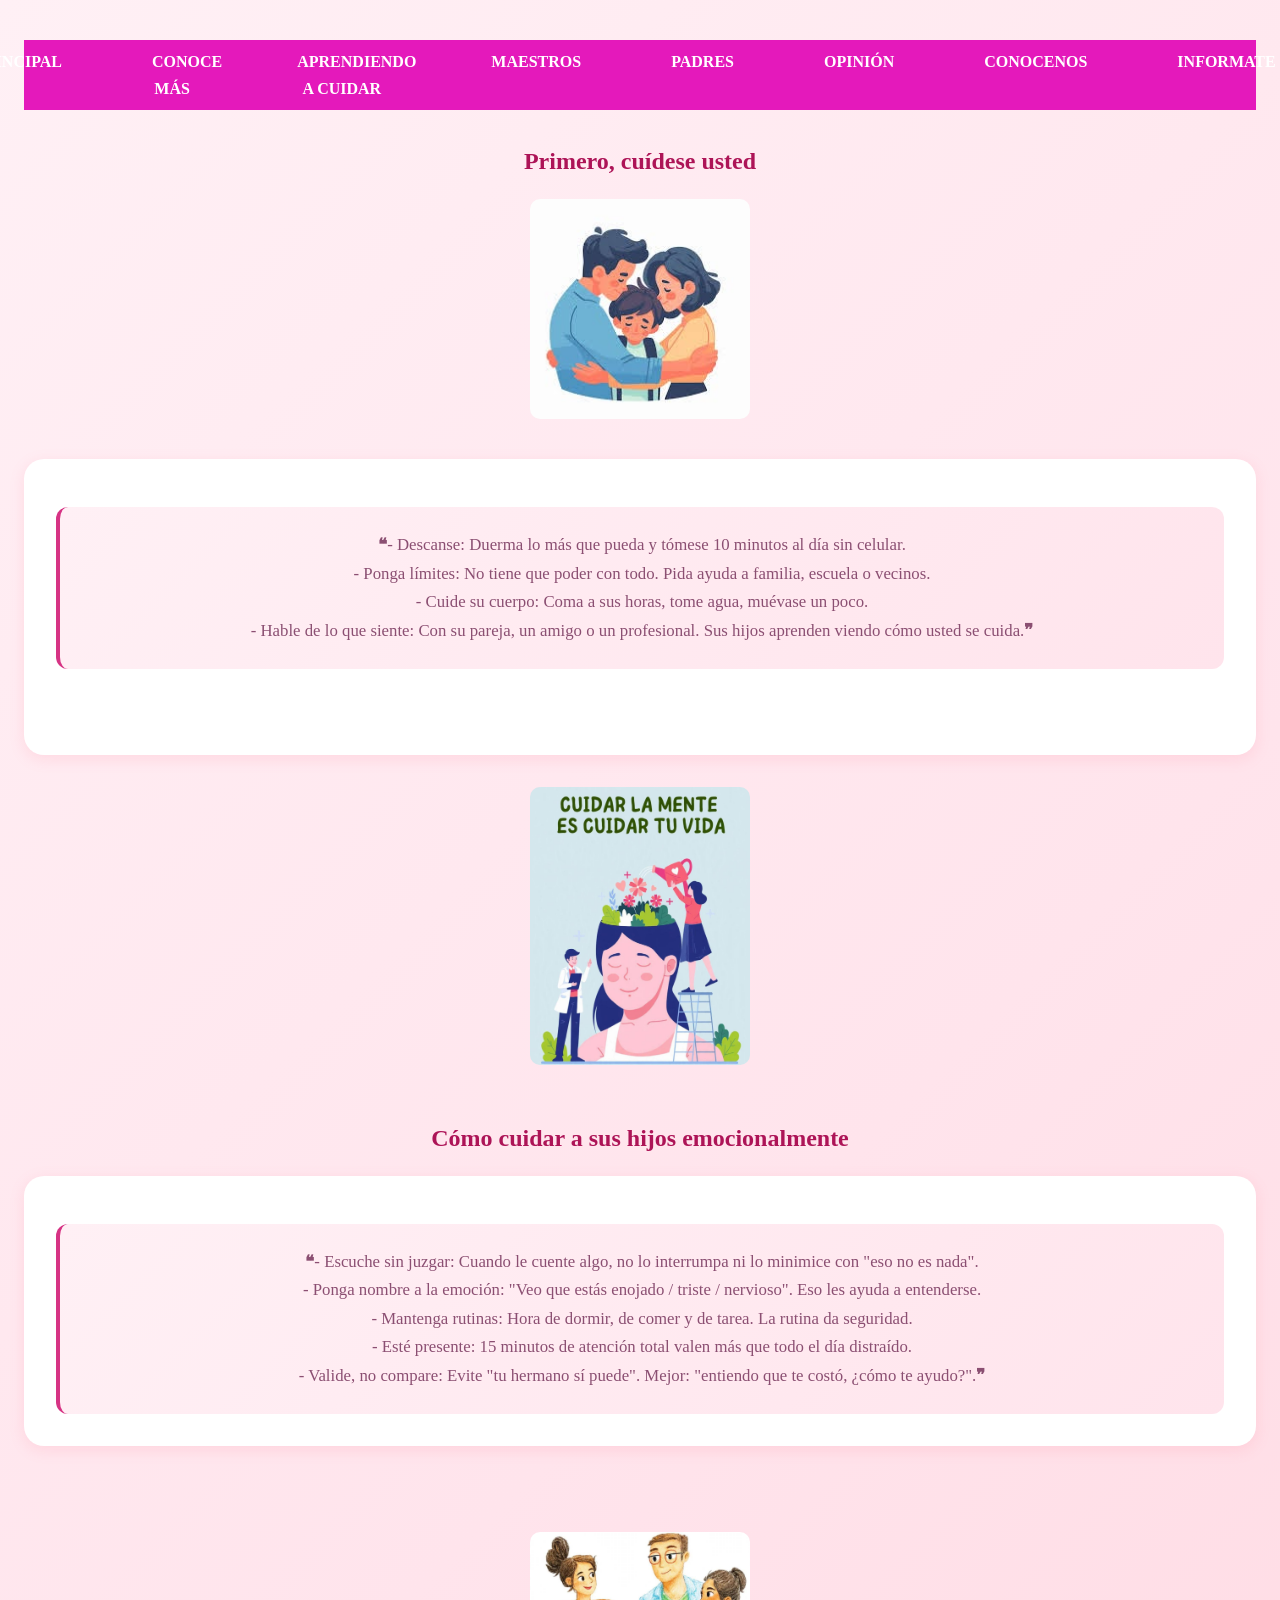
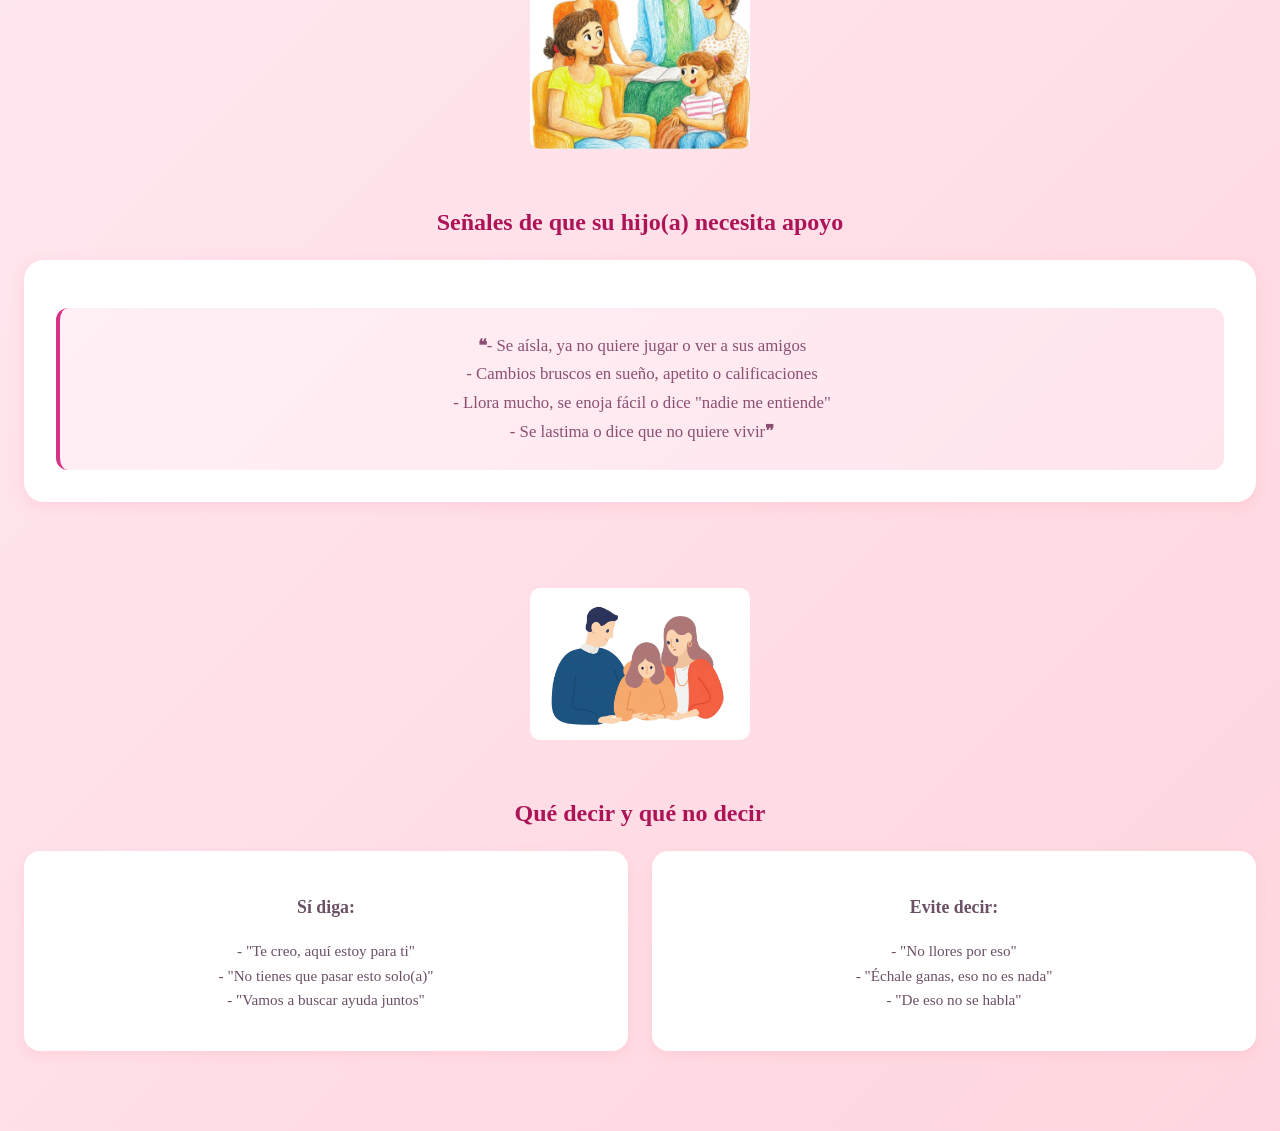
<file: padres.html>
<!DOCTYPE html>
<html lang="en">
<head>
    <meta charset="UTF-8">
    <meta name="viewport" content="width=device-width, initial-scale=1.0">
    <title>abc de las emociones</title>
<link rel="stylesheet" href="css/estilos.css">
    <center>
        <div class="navbar">
            <ul>
              <li><a href="index.html">PRINCIPAL</a><li></li>
                <li><a href="descripcion.html">CONOCE MÁS </a><li></li>
                <li><a href="adolescentes.html">APRENDIENDO A CUIDAR </a><li></li>
                <li><a href="maestros.html">MAESTROS</a><li></li>
                <li><a href="padres.html">PADRES</a><li></li>
                <li><a href="form.html">OPINIÓN </a><li></li>
                <li><a href="creadores.html">CONOCENOS</a><li></li>
                <li><a href="informativa.html">INFORMATE</a><li></li>
            </ul>
        </div><br>
    </center>
</head>
<body>
    <center> <h2>Primero, cuídese usted</h2> 
    <div class="galeria"><img src="img/pa.jpeg" class="estilo1"></div><br><br>
    <section>
            <div class="mensaje-clave">
                <p><strong>❝</strong>- Descanse: Duerma lo más que pueda y tómese 10 minutos al día sin celular.<br>
- Ponga límites: No tiene que poder con todo. Pida ayuda a familia, escuela o vecinos.<br>
- Cuide su cuerpo: Coma a sus horas, tome agua, muévase un poco.<br>
- Hable de lo que siente: Con su pareja, un amigo o un profesional. Sus hijos aprenden viendo cómo usted se cuida.<strong>❞</strong></p>
            </div><br><br><br>
        </section>
        <div class="galeria"><img src="img/pa1.jpeg" class="estilo1"></div><br><br>
        <center> <h2>Cómo cuidar a sus hijos emocionalmente</h2></center>
    <section>
            <div class="mensaje-clave">
                <p><strong>❝</strong>- Escuche sin juzgar: Cuando le cuente algo, no lo interrumpa ni lo minimice con "eso no es nada".<br>
- Ponga nombre a la emoción: "Veo que estás enojado / triste / nervioso". Eso les ayuda a entenderse.<br>
- Mantenga rutinas: Hora de dormir, de comer y de tarea. La rutina da seguridad.<br>
- Esté presente: 15 minutos de atención total valen más que todo el día distraído.<br>
- Valide, no compare: Evite "tu hermano sí puede". Mejor: "entiendo que te costó, ¿cómo te ayudo?".<strong>❞</strong></p>
            </div>
        </section><br><br><br>
         <div class="galeria"><img src="img/pa2.jpeg" class="estilo1"></div><br><br>
        <center> <h2>Señales de que su hijo(a) necesita apoyo</h2></center>
    <section>
            <div class="mensaje-clave">
                <p><strong>❝</strong>- Se aísla, ya no quiere jugar o ver a sus amigos<br>
- Cambios bruscos en sueño, apetito o calificaciones<br>
- Llora mucho, se enoja fácil o dice "nadie me entiende"<br>
- Se lastima o dice que no quiere vivir<strong>❞</strong></p>
            </div>
        </section><br><br><br>
         <div class="galeria"><img src="img/pa3.jpeg" class="estilo1"></div><br><br>
        <center> <h2>Qué decir y qué no decir</h2></center>
    <div class="contenedor-doble">
    <div class="tarjeta-texto">
        <h3>Sí diga: </h3>
        <p >- "Te creo, aquí estoy para ti"<br>
- "No tienes que pasar esto solo(a)"<br>
- "Vamos a buscar ayuda juntos"</p>
    </div>
    <div class="tarjeta-texto">
        <h3 >Evite decir:</h3>
        <p >- "No llores por eso"<br>
- "Échale ganas, eso no es nada"<br>
- "De eso no se habla"</p>
    </div>
        </section>
    </center>
</body>
</html>
</file>
<file: css/estilos.css>
body {
            background: linear-gradient(135deg, #fff0f5, #ffe4ec, #ffd6df);
            min-height: 100vh;
            padding: 2rem 1rem;
        }

        .contenedor {
            max-width: 700px;
            margin: 0 auto;
        }

        header {
            text-align: center;
            margin-bottom: 3rem;
        }

        header h1 {
            color: #d63384;
            font-size: 2rem;
            margin-bottom: 0.5rem;
        }

        header p {
            color: #8b4f72;
            font-size: 1.1rem;
        }

        /* Tarjeta de cada pregunta */
        .pregunta {
            background: #fff;
            padding: 2rem;
            border-radius: 20px;
            box-shadow: 0 4px 15px rgba(255, 105, 135, 0.15);
            margin-bottom: 2rem;
        }

        .pregunta h3 {
            color: #8b4f72;
            font-size: 1.15rem;
            margin-bottom: 1.5rem;
            line-height: 1.5;
        }

        /* Botones de respuesta */
        .opcion {
            display: block;
            width: 100%;
            padding: 0.9rem 1.2rem;
            margin-bottom: 0.8rem;
            background: #fff0f5;
            border: 2px solid #ffc8d6;
            border-radius: 12px;
            color: #8b4f72;
            font-size: 1rem;
            cursor: pointer;
            transition: all 0.3s ease;
            text-align: left;
        }

        .opcion:hover:not(.seleccionada) {
            background: #ffe4ec;
            border-color: #ff9fbb;
        }

        .opcion.seleccionada {
            cursor: default;
        }

        .opcion.correcta {
            background: #d4f8dc;
            border-color: #51cf66;
            color: #2b8a3e;
            font-weight: 500;
        }

        .opcion.incorrecta {
            background: #ffe0e0;
            border-color: #ff8787;
            color: #c92a2a;
            font-weight: 500;
        }

        /* Mensaje con carita */
        .mensaje {
            margin-top: 1rem;
            padding: 1rem;
            border-radius: 10px;
            font-size: 1.1rem;
            display: none;
        }

        .mensaje.feliz {
            background: #e6f9eb;
            color: #2b8a3e;
            display: block;
        }

        .mensaje.triste {
            background: #ffe6e6;
            color: #c92a2a;
            display: block;
        }

        .emoji {
            font-size: 1.5rem;
            margin-right: 0.5rem;
        }

        /* Responsivo */
        @media (max-width: 480px) {
            .pregunta {
                padding: 1.5rem;
            }
        }
        .navbar {
    background-color: #e419bb; 
    padding: 0.5em 0;
}

.navbar ul {
    list-style: none;
    margin: 0;
    padding: 0;
    display: flex; 
    justify-content: center;
}

.navbar li {
    margin: 0 15px;
}

.navbar a {
    text-decoration: none;
    color: white;
    font-weight: bold;
    padding: 10px 15px;
    transition: background-color 0.3s ease;
    border-radius: 5px;
}


.navbar a:hover {
    background-color: #5a21f8; 
    color: #000;
}
.galeria img {
  width: 220px;
  height: auto;
  transition: transform 0.5s ease, box-shadow 0.5s ease;
  transform-style: preserve-3d;
  border-radius: 10px;
  cursor: pointer;
}
.estilo1:hover {
  transform: rotateY(15deg) scale(1.1);
  box-shadow: 0 10px 20px rgba(0,0,0,0.3);
}
.tarjetas {
            display: flex;
            gap: 1.5rem;
            flex-wrap: wrap;
            justify-content: center;
            margin-top: 3rem;
        }

        .tarjeta {
            background: #fff;
            padding: 1.5rem;
            border-radius: 16px;
            box-shadow: 0 4px 12px rgba(255, 105, 135, 0.15);
            width: 250px;
            transition: transform 0.3s ease;
        }

        .tarjeta:hover {
            transform: translateY(-5px);
        }

        .tarjeta h3 {
            color: #d63384;
            margin-bottom: 0.5rem;
        }

        .tarjeta p {
            font-size: 1rem;
            color: #8b4f72;
            margin: 0;
        }
        /* ===== ESTILOS DE TARJETAS DE APOYO ===== */

/* Sección general */
.seccion-apoyo {
    padding: 4rem 2rem;
    background: #fff0f550;
}

.contenedor-apoyo {
    max-width: 1200px;
    margin: 0 auto;
    text-align: center;
}

.titulo-seccion {
    color: #d63384;
    font-size: 2rem;
    margin-bottom: 0.5rem;
}

.subtitulo-seccion {
    color: #8b4f72;
    font-size: 1.1rem;
    margin-bottom: 3rem;
}

/* Contenedor de tarjetas */
.grid-tarjetas {
    display: flex;
    flex-wrap: wrap;
    gap: 2rem;
    justify-content: center;
}

/* Tarjeta individual */
.tarjeta-apoyo {
    background: #fff;
    border-radius: 20px;
    box-shadow: 0 4px 15px rgba(255, 105, 135, 0.15);
    width: 340px;
    overflow: hidden;
    transition: transform 0.3s ease;
}

.tarjeta-apoyo:hover {
    transform: translateY(-8px);
}

/* Cabecera de la tarjeta */
.tarjeta-encabezado {
    padding: 2rem;
    display: flex;
    align-items: center;
    justify-content: center;
    font-size: 4rem;
}

/* Colores para encabezados */
.rosa-claro {
    background: linear-gradient(135deg, #ff99aa, #ffb3c1);
}
.naranja-suave {
    background: linear-gradient(135deg, #ffd591, #ffb74d);
}
.azul-cielo {
    background: linear-gradient(135deg, #b3e5fc, #81d4fa);
}
.verde-menta {
    background: linear-gradient(135deg, #dcedc8, #c5e1a5);
}

/* Contenido de la tarjeta */
.tarjeta-cuerpo {
    padding: 1.5rem;
    text-align: left;
}

.tarjeta-titulo {
    color: #d63384;
    font-size: 1.25rem;
    margin-bottom: 0.8rem;
}

.tarjeta-texto {
    color: #6b5066;
    font-size: 0.95rem;
    line-height: 1.6;
    margin-bottom: 1rem;
}

.tarjeta-dato {
    color: #8b4f72;
    font-size: 0.9rem;
    margin-bottom: 1.2rem;
}

/* Botón de la tarjeta */
.boton-tarjeta {
    display: block;
    width: 100%;
    text-align: center;
    padding: 0.75rem;
    background: linear-gradient(90deg, #ff99aa, #ff6680);
    color: white;
    text-decoration: none;
    border-radius: 50px;
    font-weight: bold;
    transition: transform 0.2s;
}

.boton-tarjeta:hover {
    transform: scale(1.03);
    box-shadow: 0 4px 12px rgba(255, 102, 128, 0.3);
}

/* Responsivo */
@media (max-width: 480px) {
    .seccion-apoyo {
        padding: 2rem 1rem;
    }
    .titulo-seccion {
        font-size: 1.6rem;
    }
    .tarjeta-apoyo {
        width: 100%;
    }
}


        

        .etiqueta {
            display: inline-block;
            background: #ffd6df;
            color: #a83b6e;
            padding: 0.4rem 1rem;
            border-radius: 50px;
            font-weight: bold;
            font-size: 0.9rem;
            margin-bottom: 1rem;
        }

        section {
            background: #fff;
            border-radius: 20px;
            padding: 2rem;
            margin-bottom: 2rem;
            box-shadow: 0 4px 15px rgba(255, 105, 135, 0.15);
        }

        section h2 {
            color: #d63384;
            font-size: 1.4rem;
            margin-bottom: 1.2rem;
            display: flex;
            align-items: center;
            gap: 0.5rem;
        }

        section p {
            color: #6b5066;
            line-height: 1.7;
            margin-bottom: 1rem;
        }

        ul, ol {
            margin-left: 1.5rem;
            margin-bottom: 1rem;
        }

        li {
            color: #6b5066;
            line-height: 1.7;
            margin-bottom: 0.6rem;
        }

        .emociones-lista li strong {
            color: #d63384;
        }

        .mensaje-clave {
            background: linear-gradient(135deg, #fff0f5, #ffe4ec);
            border-left: 4px solid #d63384;
            padding: 1.5rem;
            border-radius: 12px;
            margin-top: 1rem;
        }

        .mensaje-clave p {
            color: #8b4f72;
            font-weight: 500;
            font-size: 1.05rem;
            margin: 0;
        }

        .resaltado {
            background: #fff4f8;
            padding: 1rem;
            border-radius: 10px;
            border-left: 3px solid #ff9fbb;
            margin: 1rem 0;
        }

        @media (max-width: 600px) {
            body {
                padding: 2rem 1rem;
            }
            section {
                padding: 1.5rem;
            }
            header h1 {
                font-size: 1.6rem;
            }
        }
        .contenedor-doble {
    display: grid;
    grid-template-columns: 1fr 1fr; /* Dos columnas del mismo ancho */
    gap: 1.5rem; /* Espacio entre tarjetas */
    margin: 1.5rem 0;
}

.tarjeta-texto {
    background: #fff;
    padding: 1.5rem;
    border-radius: 16px;
    box-shadow: 0 4px 12px rgba(255, 105, 135, 0.12);
}
.card {
      max-width: 200px;
      margin: auto;
      background-color: #ffffff;
      border-radius: 5px;
      box-shadow: 0 4px 10px rgba(0,0,0,0.2);
      overflow: hidden;
      transition: transform 0.3s ease;
    }

    .card:hover {
      transform: scale(1.03);
    }

    .card img {
      width: 100%;
      height: auto;
      display: block;
    }

    .card-content {
      padding: 10px;
    }

    .card-title {
      font-size: 1.5em;
      color: #8b2e89;
      margin-bottom: 05px;
      text-align: center;
    }

    .card-description {
      font-size: 1em;
      color: #333;
      text-align: justify;
    }
    form {
            background: #fff;
            padding: 2rem;
            border-radius: 16px;
            box-shadow: 0 8px 24px rgba(173, 20, 87, 0.15);
        }

        h2 {
            text-align: center;
            color: #ad1457;
            margin-bottom: 1.5rem;
        }

        label {
            display: block;
            margin: 1.2rem 0 0.4rem;
            font-weight: 500;
            color: #5a2850;
        }

        input[type="text"], input[type="email"], select, textarea {
            width: 100%;
            padding: 0.75rem;
            border: 1px solid #f0c8d0;
            border-radius: 8px;
            font-size: 1rem;
            background: #fef7f9;
        }

        input:focus, select:focus, textarea:focus {
            outline: none;
            border-color: #ad1457;
            box-shadow: 0 0 0 3px rgba(173, 20, 87, 0.15);
        }

        .opcion {
            margin: 0.6rem 0;
        }

        .opcion input {
            width: auto;
            margin-right: 0.5rem;
        }

        .opcion label {
            display: inline;
            margin: 0;
            color: #4a2040;
        }

        textarea {
            resize: vertical;
            min-height: 100px;
        }

        .estrellas {
            display: flex;
            gap: 0.5rem;
            margin-top: 0.5rem;
        }

        .estrellas label {
            font-size: 1.5rem;
            cursor: pointer;
            color: #f0c8d0;
        }

        .boton-enviar {
            width: 100%;
            margin-top: 1.8rem;
            padding: 0.9rem;
            background: linear-gradient(90deg, #ad1457, #d81b60);
            color: white;
            border: none;
            border-radius: 8px;
            font-size: 1.1rem;
            font-weight: bold;
            cursor: pointer;
            transition: transform 0.2s;
        }

        .boton-enviar:hover {
            transform: translateY(-2px);
            box-shadow: 0 6px 18px rgba(216, 27, 96, 0.3);
        }
</file>
